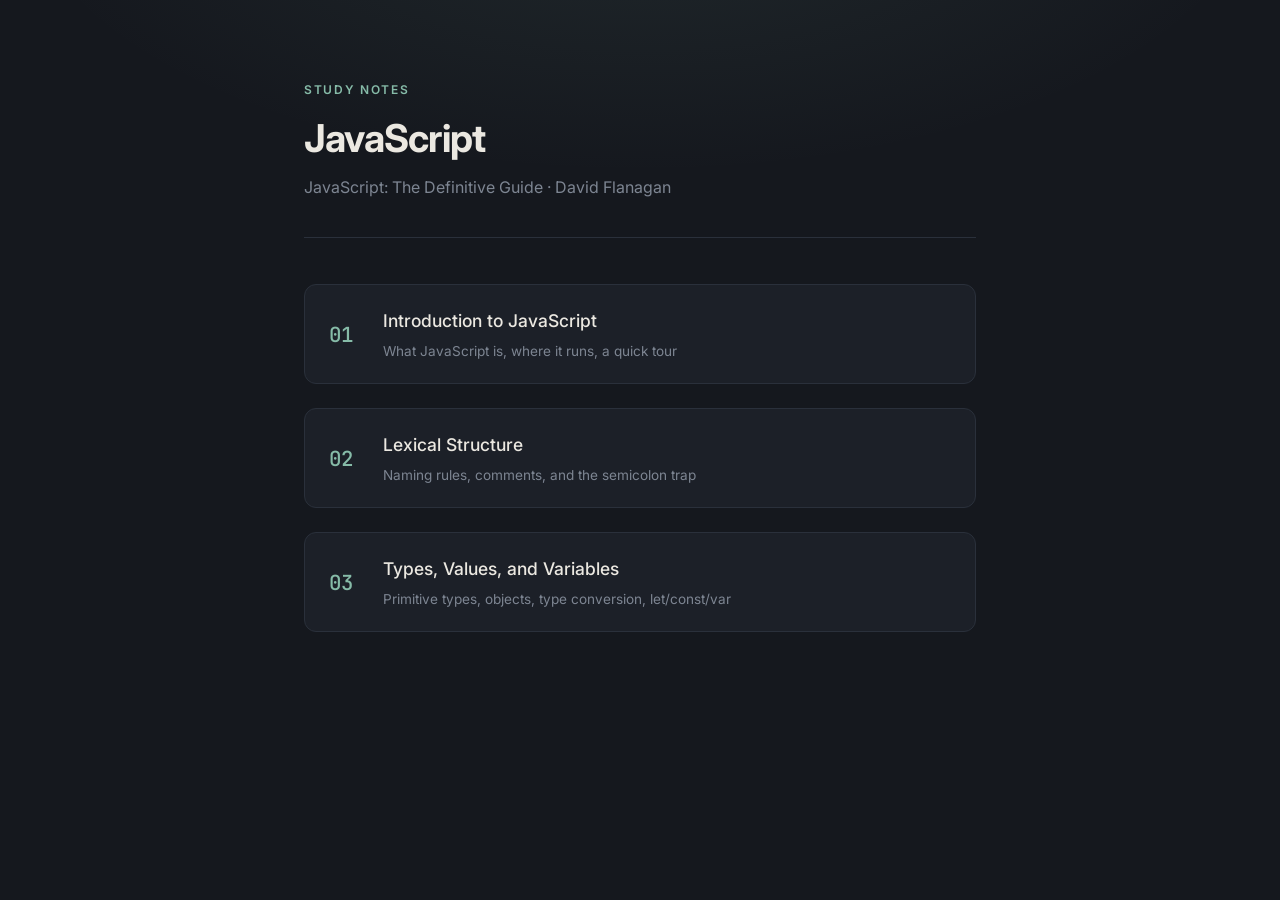
<file: index.html>
<!DOCTYPE html>
<html lang="en">
<head>
  <meta charset="UTF-8">
  <meta name="viewport" content="width=device-width, initial-scale=1.0">
  <title>JavaScript Notes</title>
  <link rel="stylesheet" href="style.css">
</head>
<body>
<main>

  <header>
    <span class="eyebrow">Study Notes</span>
    <h1>JavaScript</h1>
    <p class="subtitle">JavaScript: The Definitive Guide · David Flanagan</p>
  </header>

  <!-- Filled in by sidebar.js — add new chapters there -->
  <ul class="contents" id="chapter-list"></ul>

</main>
<script src="sidebar.js"></script>
</body>
</html>
</file>
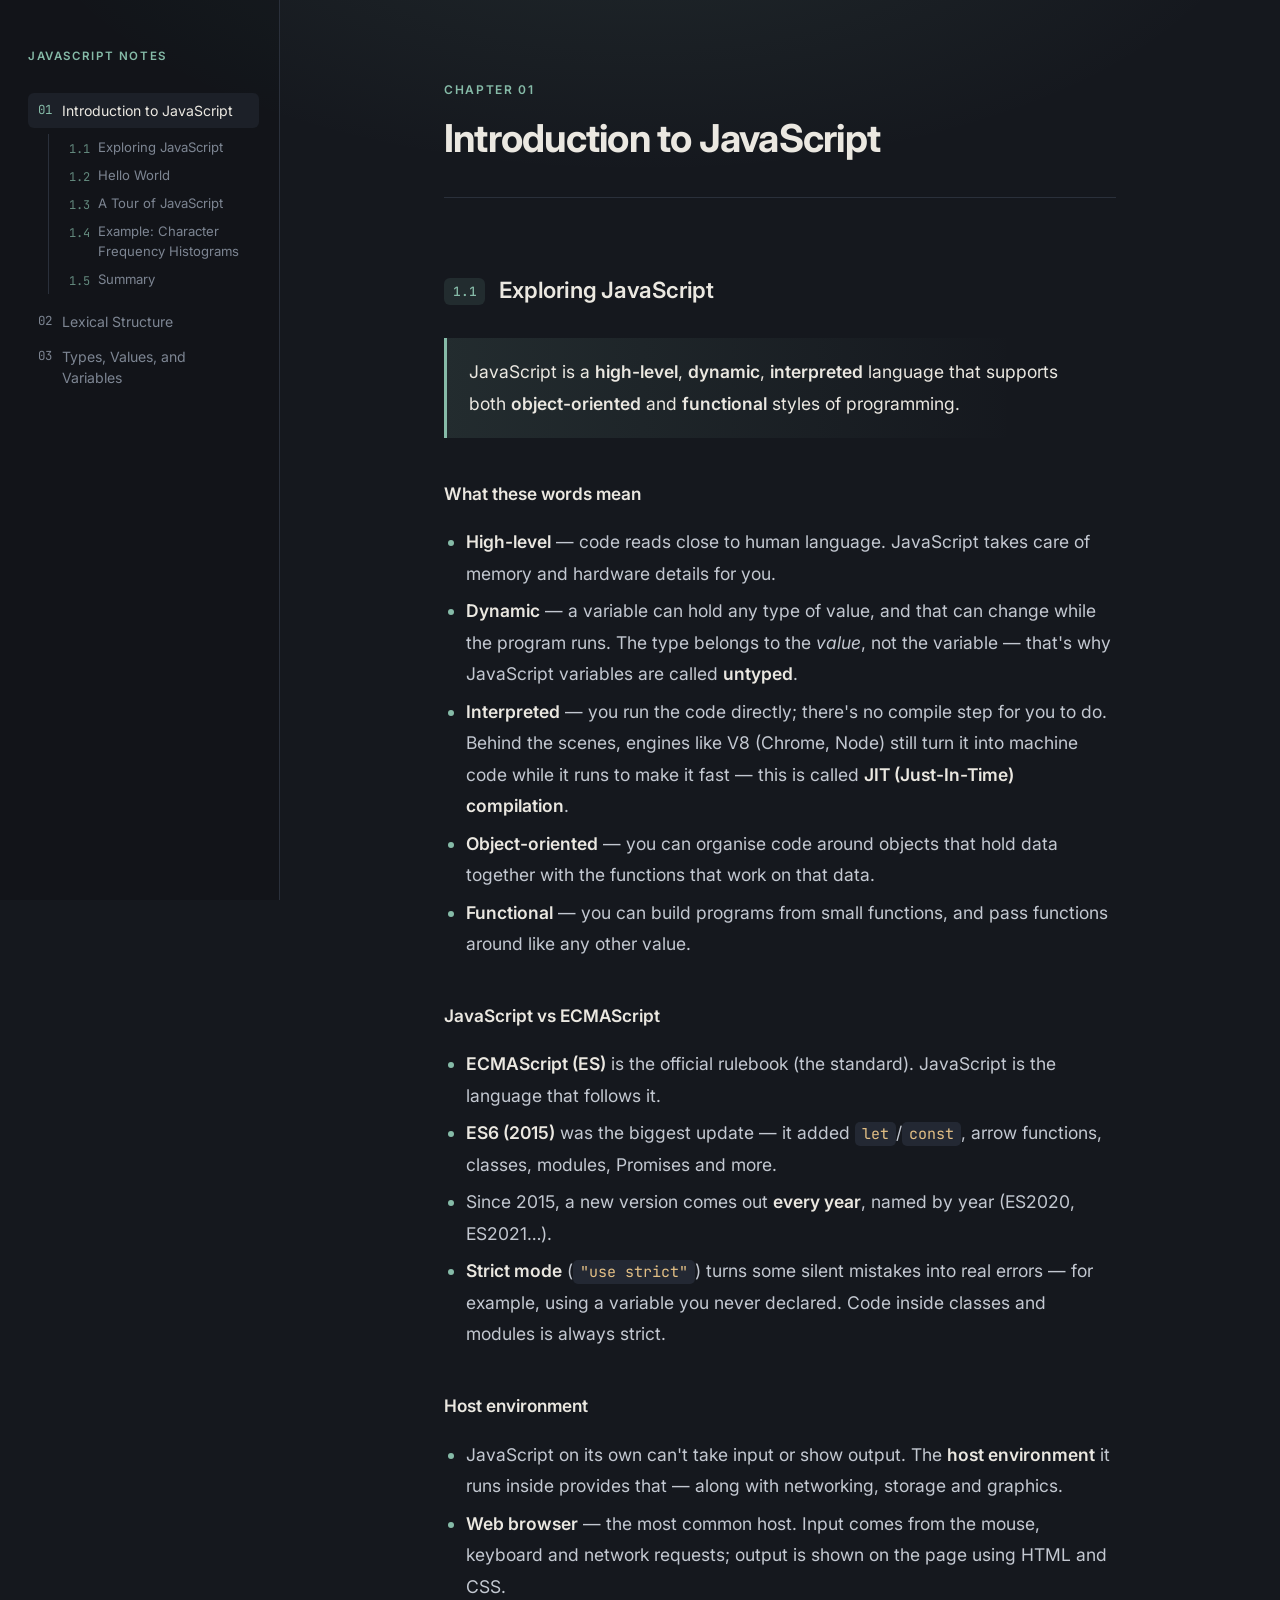
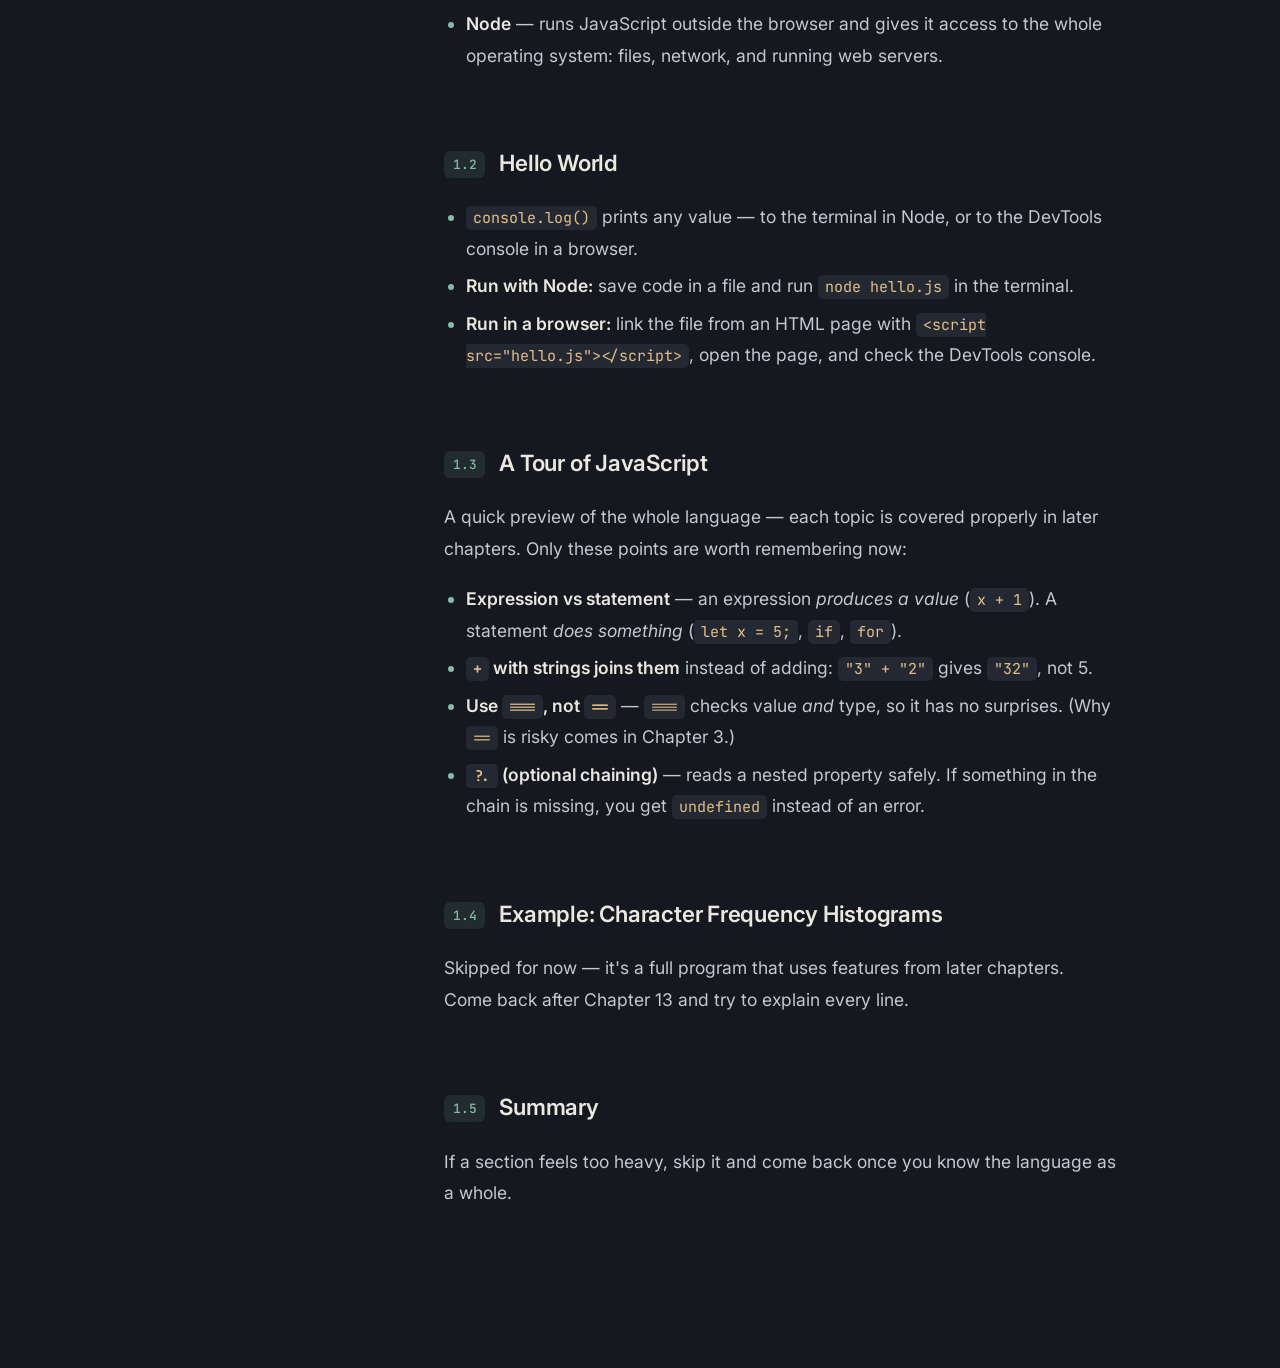
<file: chapters/01-introduction.html>
<!DOCTYPE html>
<html lang="en">
<head>
  <meta charset="UTF-8">
  <meta name="viewport" content="width=device-width, initial-scale=1.0">
  <title>Introduction to JavaScript</title>
  <link rel="stylesheet" href="../style.css">
</head>
<body>
<main>

  <a class="back" href="../index.html">← All notes</a>

  <header>
    <span class="eyebrow">Chapter 01</span>
    <h1>Introduction to JavaScript</h1>
  </header>

  <!--
    Code:
      <pre><code>console.log("Hello World!");</code></pre>
      <div class="output">Hello World!</div>

    Highlighted note:
      <div class="note"><p>...</p></div>
  -->

  <h2><span class="num">1.1</span> Exploring JavaScript</h2>

  <div class="note">
    <p>JavaScript is a <strong>high-level</strong>, <strong>dynamic</strong>, <strong>interpreted</strong> language that supports both <strong>object-oriented</strong> and <strong>functional</strong> styles of programming.</p>
  </div>

  <h3>What these words mean</h3>
  <ul>
    <li><strong>High-level</strong> — code reads close to human language. JavaScript takes care of memory and hardware details for you.</li>
    <li><strong>Dynamic</strong> — a variable can hold any type of value, and that can change while the program runs. The type belongs to the <em>value</em>, not the variable — that's why JavaScript variables are called <strong>untyped</strong>.</li>
    <li><strong>Interpreted</strong> — you run the code directly; there's no compile step for you to do. Behind the scenes, engines like V8 (Chrome, Node) still turn it into machine code while it runs to make it fast — this is called <strong>JIT (Just-In-Time) compilation</strong>.</li>
    <li><strong>Object-oriented</strong> — you can organise code around objects that hold data together with the functions that work on that data.</li>
    <li><strong>Functional</strong> — you can build programs from small functions, and pass functions around like any other value.</li>
  </ul>

  <h3>JavaScript vs ECMAScript</h3>
  <ul>
    <li><strong>ECMAScript (ES)</strong> is the official rulebook (the standard). JavaScript is the language that follows it.</li>
    <li><strong>ES6 (2015)</strong> was the biggest update — it added <code>let</code>/<code>const</code>, arrow functions, classes, modules, Promises and more.</li>
    <li>Since 2015, a new version comes out <strong>every year</strong>, named by year (ES2020, ES2021…).</li>
    <li><strong>Strict mode</strong> (<code>"use strict"</code>) turns some silent mistakes into real errors — for example, using a variable you never declared. Code inside classes and modules is always strict.</li>
  </ul>

  <h3>Host environment</h3>
  <ul>
    <li>JavaScript on its own can't take input or show output. The <strong>host environment</strong> it runs inside provides that — along with networking, storage and graphics.</li>
    <li><strong>Web browser</strong> — the most common host. Input comes from the mouse, keyboard and network requests; output is shown on the page using HTML and CSS.</li>
    <li><strong>Node</strong> — runs JavaScript outside the browser and gives it access to the whole operating system: files, network, and running web servers.</li>
  </ul>


  <h2><span class="num">1.2</span> Hello World</h2>

  <ul>
    <li><code>console.log()</code> prints any value — to the terminal in Node, or to the DevTools console in a browser.</li>
    <li><strong>Run with Node:</strong> save code in a file and run <code>node hello.js</code> in the terminal.</li>
    <li><strong>Run in a browser:</strong> link the file from an HTML page with <code>&lt;script src="hello.js"&gt;&lt;/script&gt;</code>, open the page, and check the DevTools console.</li>
  </ul>


  <h2><span class="num">1.3</span> A Tour of JavaScript</h2>

  <p>A quick preview of the whole language — each topic is covered properly in later chapters. Only these points are worth remembering now:</p>

  <ul>
    <li><strong>Expression vs statement</strong> — an expression <em>produces a value</em> (<code>x + 1</code>). A statement <em>does something</em> (<code>let x = 5;</code>, <code>if</code>, <code>for</code>).</li>
    <li><strong><code>+</code> with strings joins them</strong> instead of adding: <code>"3" + "2"</code> gives <code>"32"</code>, not 5.</li>
    <li><strong>Use <code>===</code>, not <code>==</code></strong> — <code>===</code> checks value <em>and</em> type, so it has no surprises. (Why <code>==</code> is risky comes in Chapter 3.)</li>
    <li><strong><code>?.</code> (optional chaining)</strong> — reads a nested property safely. If something in the chain is missing, you get <code>undefined</code> instead of an error.</li>
  </ul>


  <h2><span class="num">1.4</span> Example: Character Frequency Histograms</h2>

  <p>Skipped for now — it's a full program that uses features from later chapters. Come back after Chapter 13 and try to explain every line.</p>


  <h2><span class="num">1.5</span> Summary</h2>

  <p>If a section feels too heavy, skip it and come back once you know the language as a whole.</p>


</main>
<script src="../sidebar.js"></script>
</body>
</html>
</file>
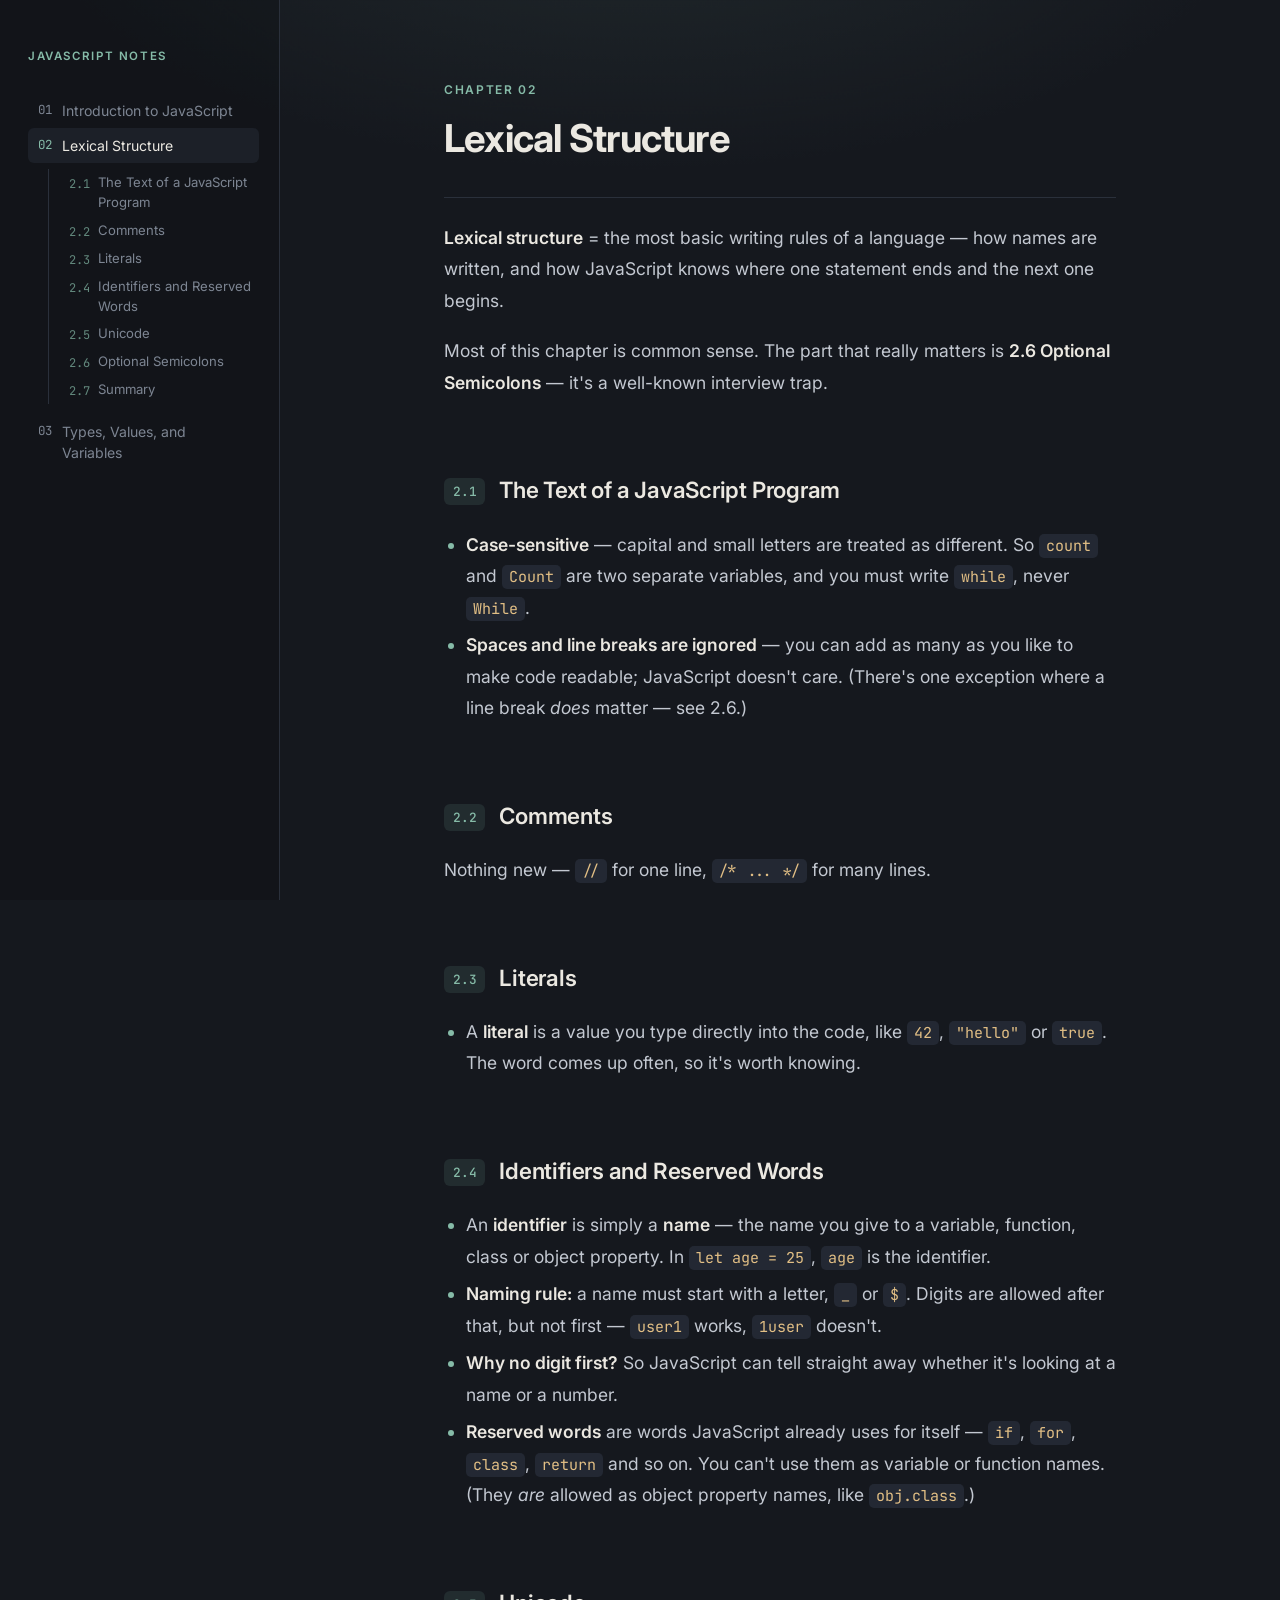
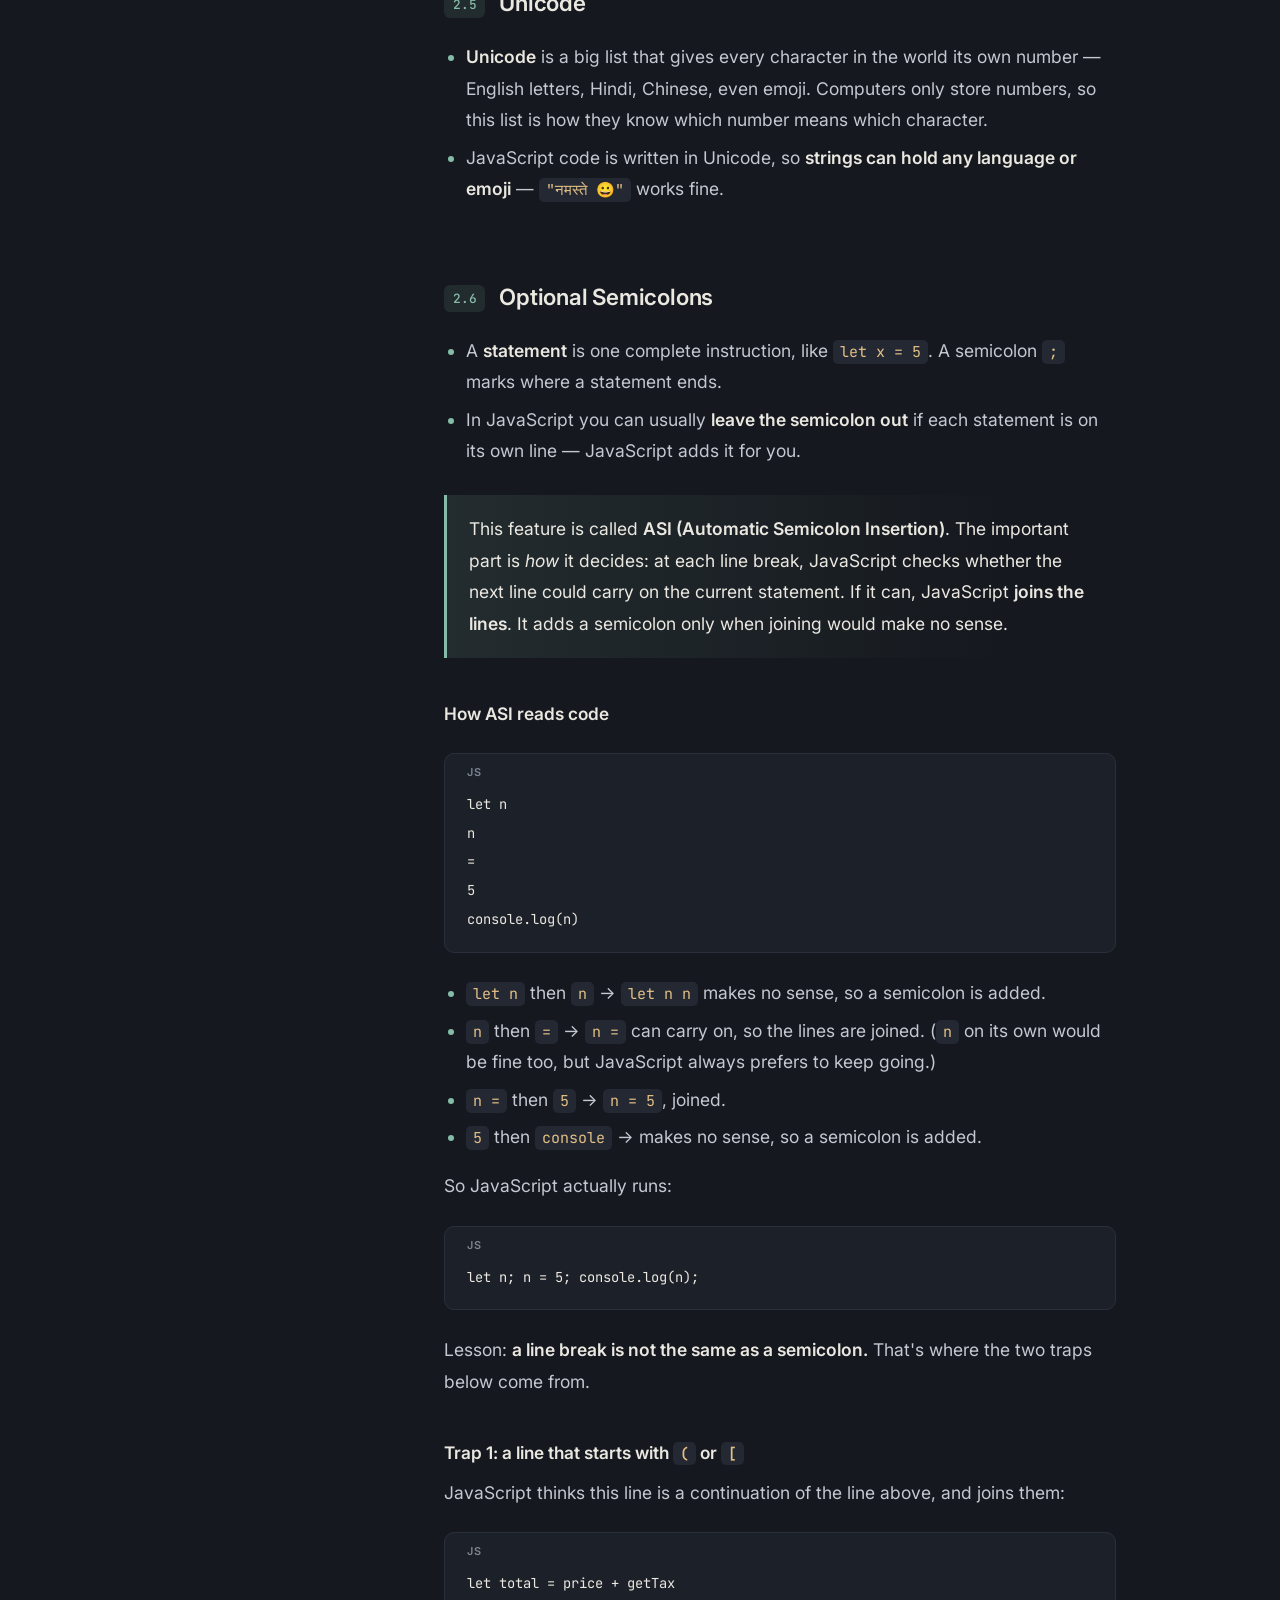
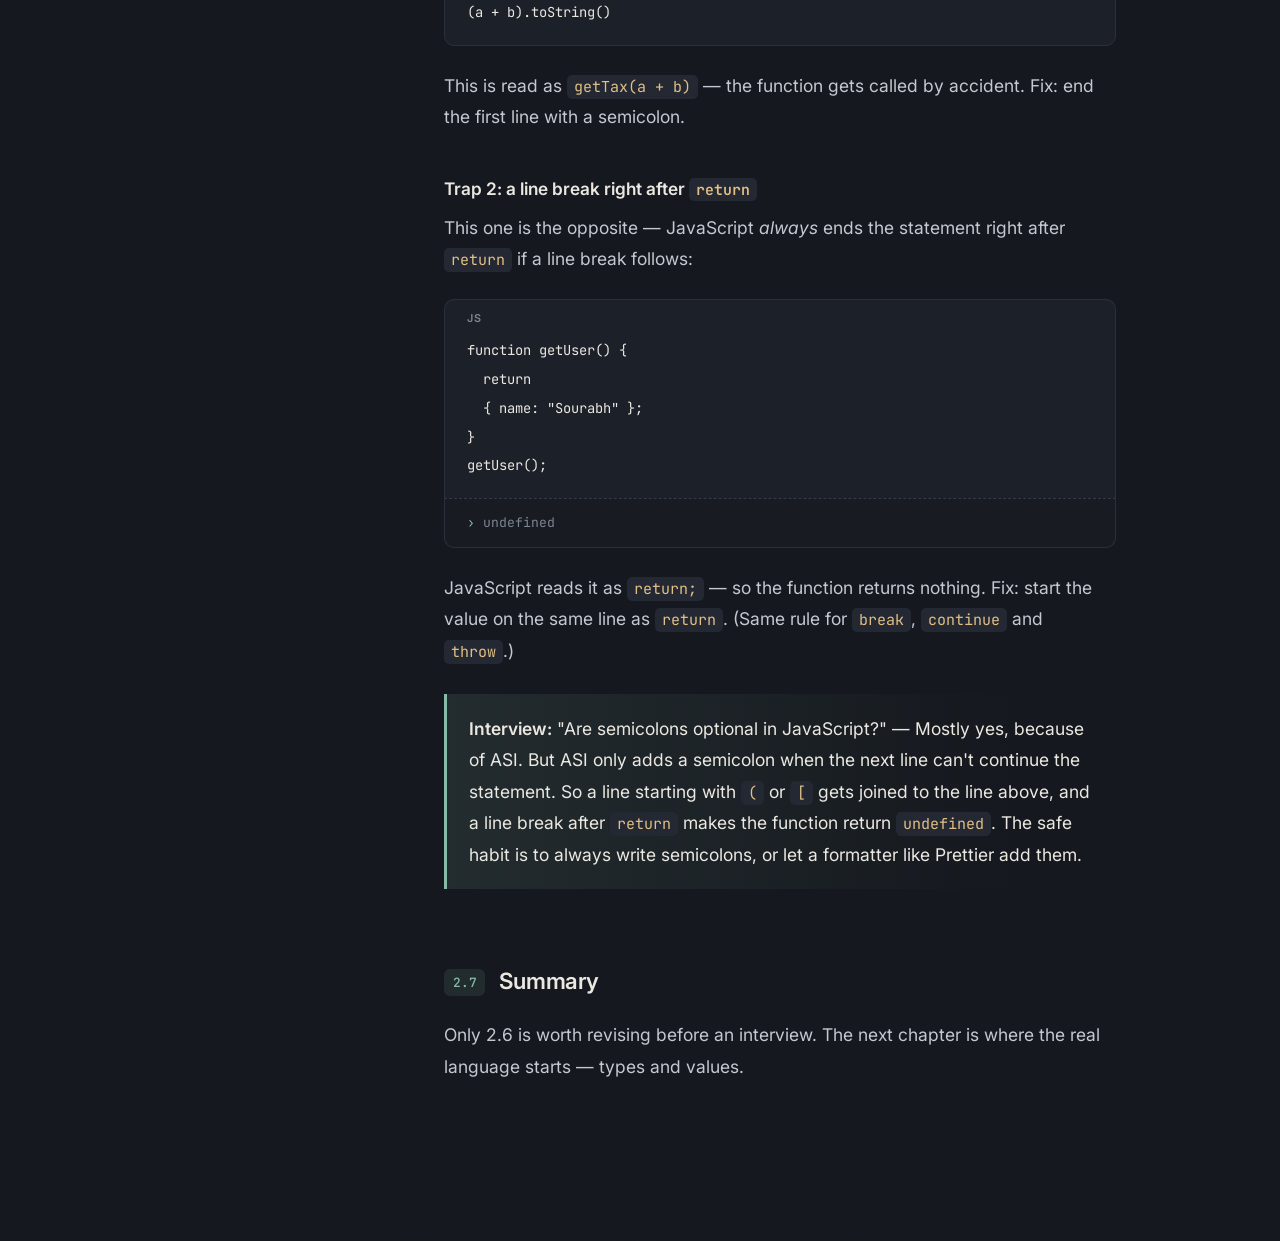
<file: chapters/02-lexical-structure.html>
<!DOCTYPE html>
<html lang="en">
<head>
  <meta charset="UTF-8">
  <meta name="viewport" content="width=device-width, initial-scale=1.0">
  <title>Lexical Structure</title>
  <link rel="stylesheet" href="../style.css">
</head>
<body>
<main>

  <a class="back" href="../index.html">← All notes</a>

  <header>
    <span class="eyebrow">Chapter 02</span>
    <h1>Lexical Structure</h1>
  </header>

  <p><strong>Lexical structure</strong> = the most basic writing rules of a language — how names are written, and how JavaScript knows where one statement ends and the next one begins.</p>
  <p>Most of this chapter is common sense. The part that really matters is <strong>2.6 Optional Semicolons</strong> — it's a well-known interview trap.</p>


  <h2><span class="num">2.1</span> The Text of a JavaScript Program</h2>

  <ul>
    <li><strong>Case-sensitive</strong> — capital and small letters are treated as different. So <code>count</code> and <code>Count</code> are two separate variables, and you must write <code>while</code>, never <code>While</code>.</li>
    <li><strong>Spaces and line breaks are ignored</strong> — you can add as many as you like to make code readable; JavaScript doesn't care. (There's one exception where a line break <em>does</em> matter — see 2.6.)</li>
  </ul>


  <h2><span class="num">2.2</span> Comments</h2>

  <p>Nothing new — <code>//</code> for one line, <code>/* ... */</code> for many lines.</p>


  <h2><span class="num">2.3</span> Literals</h2>

  <ul>
    <li>A <strong>literal</strong> is a value you type directly into the code, like <code>42</code>, <code>"hello"</code> or <code>true</code>. The word comes up often, so it's worth knowing.</li>
  </ul>


  <h2><span class="num">2.4</span> Identifiers and Reserved Words</h2>

  <ul>
    <li>An <strong>identifier</strong> is simply a <strong>name</strong> — the name you give to a variable, function, class or object property. In <code>let age = 25</code>, <code>age</code> is the identifier.</li>
    <li><strong>Naming rule:</strong> a name must start with a letter, <code>_</code> or <code>$</code>. Digits are allowed after that, but not first — <code>user1</code> works, <code>1user</code> doesn't.</li>
    <li><strong>Why no digit first?</strong> So JavaScript can tell straight away whether it's looking at a name or a number.</li>
    <li><strong>Reserved words</strong> are words JavaScript already uses for itself — <code>if</code>, <code>for</code>, <code>class</code>, <code>return</code> and so on. You can't use them as variable or function names. (They <em>are</em> allowed as object property names, like <code>obj.class</code>.)</li>
  </ul>


  <h2><span class="num">2.5</span> Unicode</h2>

  <ul>
    <li><strong>Unicode</strong> is a big list that gives every character in the world its own number — English letters, Hindi, Chinese, even emoji. Computers only store numbers, so this list is how they know which number means which character.</li>
    <li>JavaScript code is written in Unicode, so <strong>strings can hold any language or emoji</strong> — <code>"नमस्ते 😀"</code> works fine.</li>
  </ul>


  <h2><span class="num">2.6</span> Optional Semicolons</h2>

  <ul>
    <li>A <strong>statement</strong> is one complete instruction, like <code>let x = 5</code>. A semicolon <code>;</code> marks where a statement ends.</li>
    <li>In JavaScript you can usually <strong>leave the semicolon out</strong> if each statement is on its own line — JavaScript adds it for you.</li>
  </ul>

  <div class="note">
    <p>This feature is called <strong>ASI (Automatic Semicolon Insertion)</strong>. The important part is <em>how</em> it decides: at each line break, JavaScript checks whether the next line could carry on the current statement. If it can, JavaScript <strong>joins the lines</strong>. It adds a semicolon only when joining would make no sense.</p>
  </div>

  <h3>How ASI reads code</h3>

  <pre><code>let n
n
=
5
console.log(n)</code></pre>

  <ul>
    <li><code>let n</code> then <code>n</code> → <code>let n n</code> makes no sense, so a semicolon is added.</li>
    <li><code>n</code> then <code>=</code> → <code>n =</code> can carry on, so the lines are joined. (<code>n</code> on its own would be fine too, but JavaScript always prefers to keep going.)</li>
    <li><code>n =</code> then <code>5</code> → <code>n = 5</code>, joined.</li>
    <li><code>5</code> then <code>console</code> → makes no sense, so a semicolon is added.</li>
  </ul>

  <p>So JavaScript actually runs:</p>
  <pre><code>let n; n = 5; console.log(n);</code></pre>

  <p>Lesson: <strong>a line break is not the same as a semicolon.</strong> That's where the two traps below come from.</p>

  <h3>Trap 1: a line that starts with <code>(</code> or <code>[</code></h3>
  <p>JavaScript thinks this line is a continuation of the line above, and joins them:</p>

  <pre><code>let total = price + getTax
(a + b).toString()</code></pre>

  <p>This is read as <code>getTax(a + b)</code> — the function gets called by accident. Fix: end the first line with a semicolon.</p>

  <h3>Trap 2: a line break right after <code>return</code></h3>
  <p>This one is the opposite — JavaScript <em>always</em> ends the statement right after <code>return</code> if a line break follows:</p>

  <pre><code>function getUser() {
  return
  { name: "Sourabh" };
}
getUser();</code></pre>
  <div class="output">undefined</div>

  <p>JavaScript reads it as <code>return;</code> — so the function returns nothing. Fix: start the value on the same line as <code>return</code>. (Same rule for <code>break</code>, <code>continue</code> and <code>throw</code>.)</p>

  <div class="note">
    <p><strong>Interview:</strong> "Are semicolons optional in JavaScript?" — Mostly yes, because of ASI. But ASI only adds a semicolon when the next line can't continue the statement. So a line starting with <code>(</code> or <code>[</code> gets joined to the line above, and a line break after <code>return</code> makes the function return <code>undefined</code>. The safe habit is to always write semicolons, or let a formatter like Prettier add them.</p>
  </div>


  <h2><span class="num">2.7</span> Summary</h2>

  <p>Only 2.6 is worth revising before an interview. The next chapter is where the real language starts — types and values.</p>


</main>
<script src="../sidebar.js"></script>
</body>
</html>
</file>
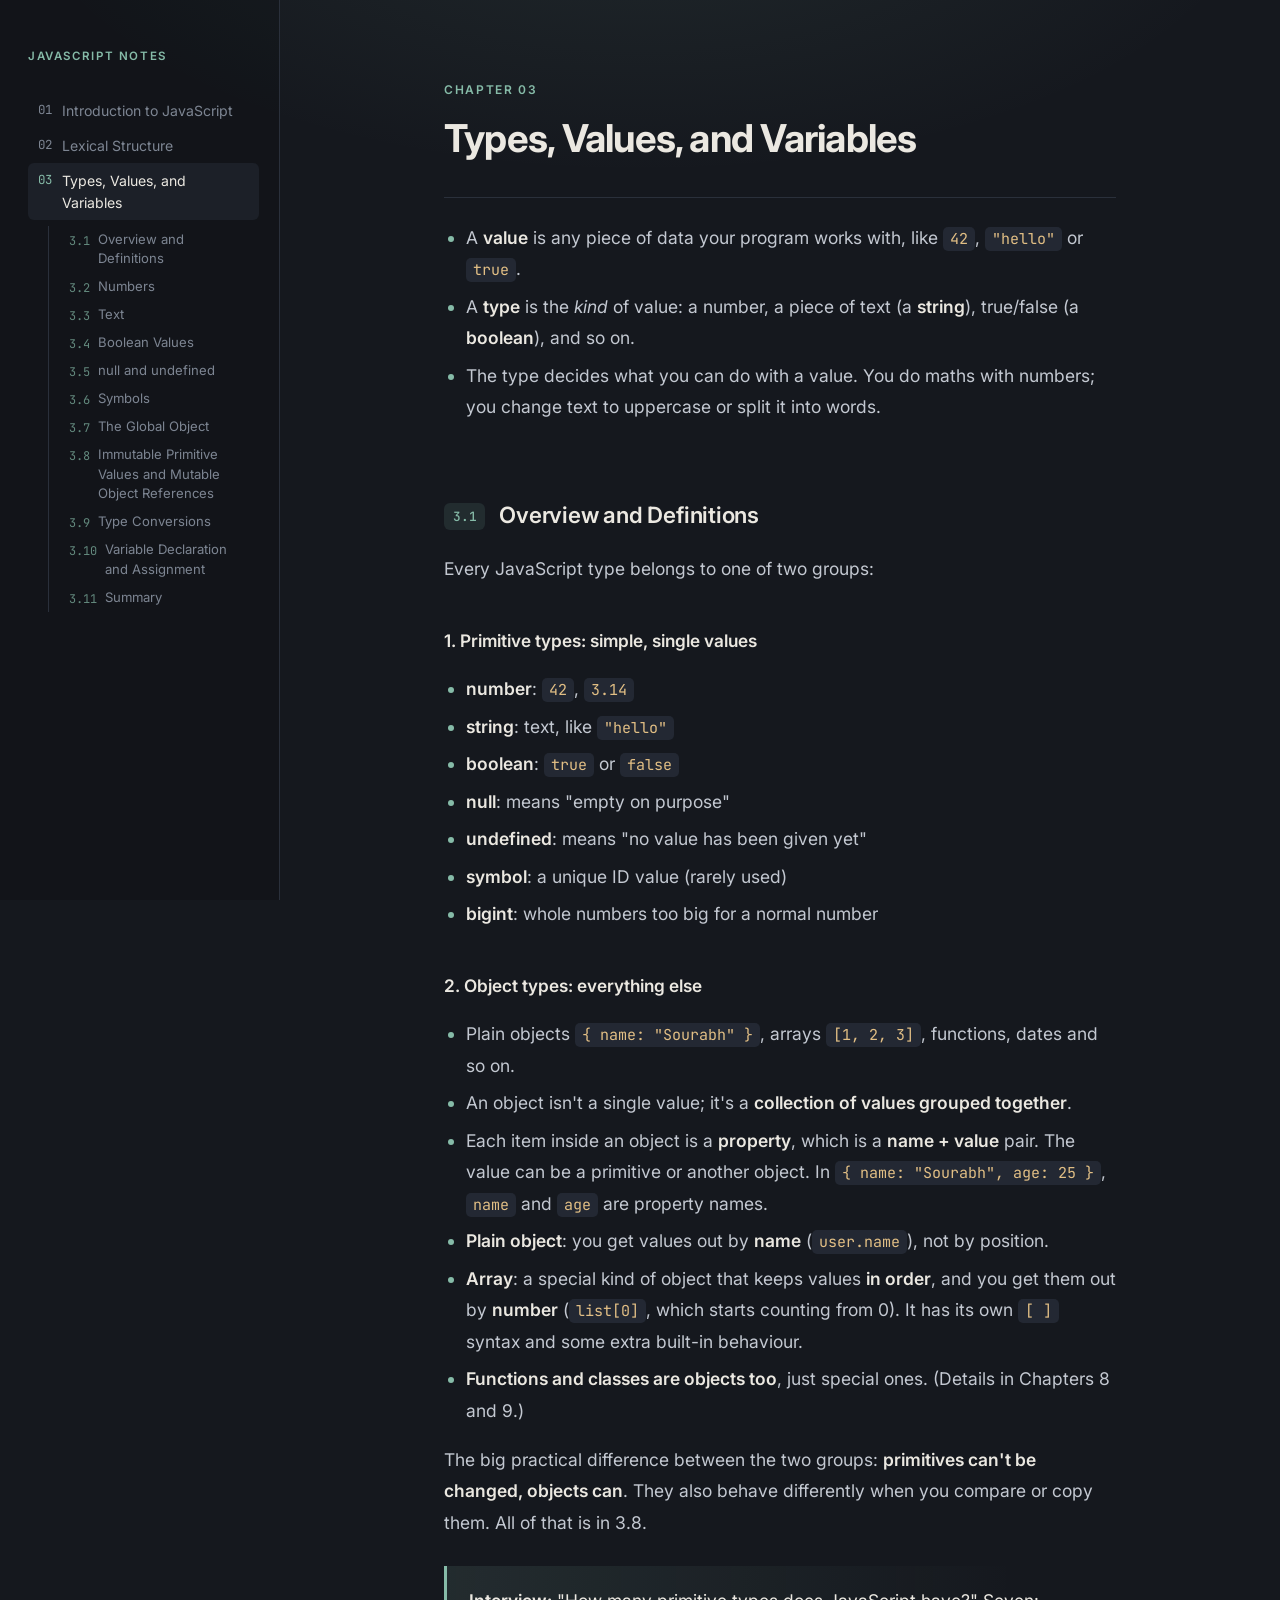
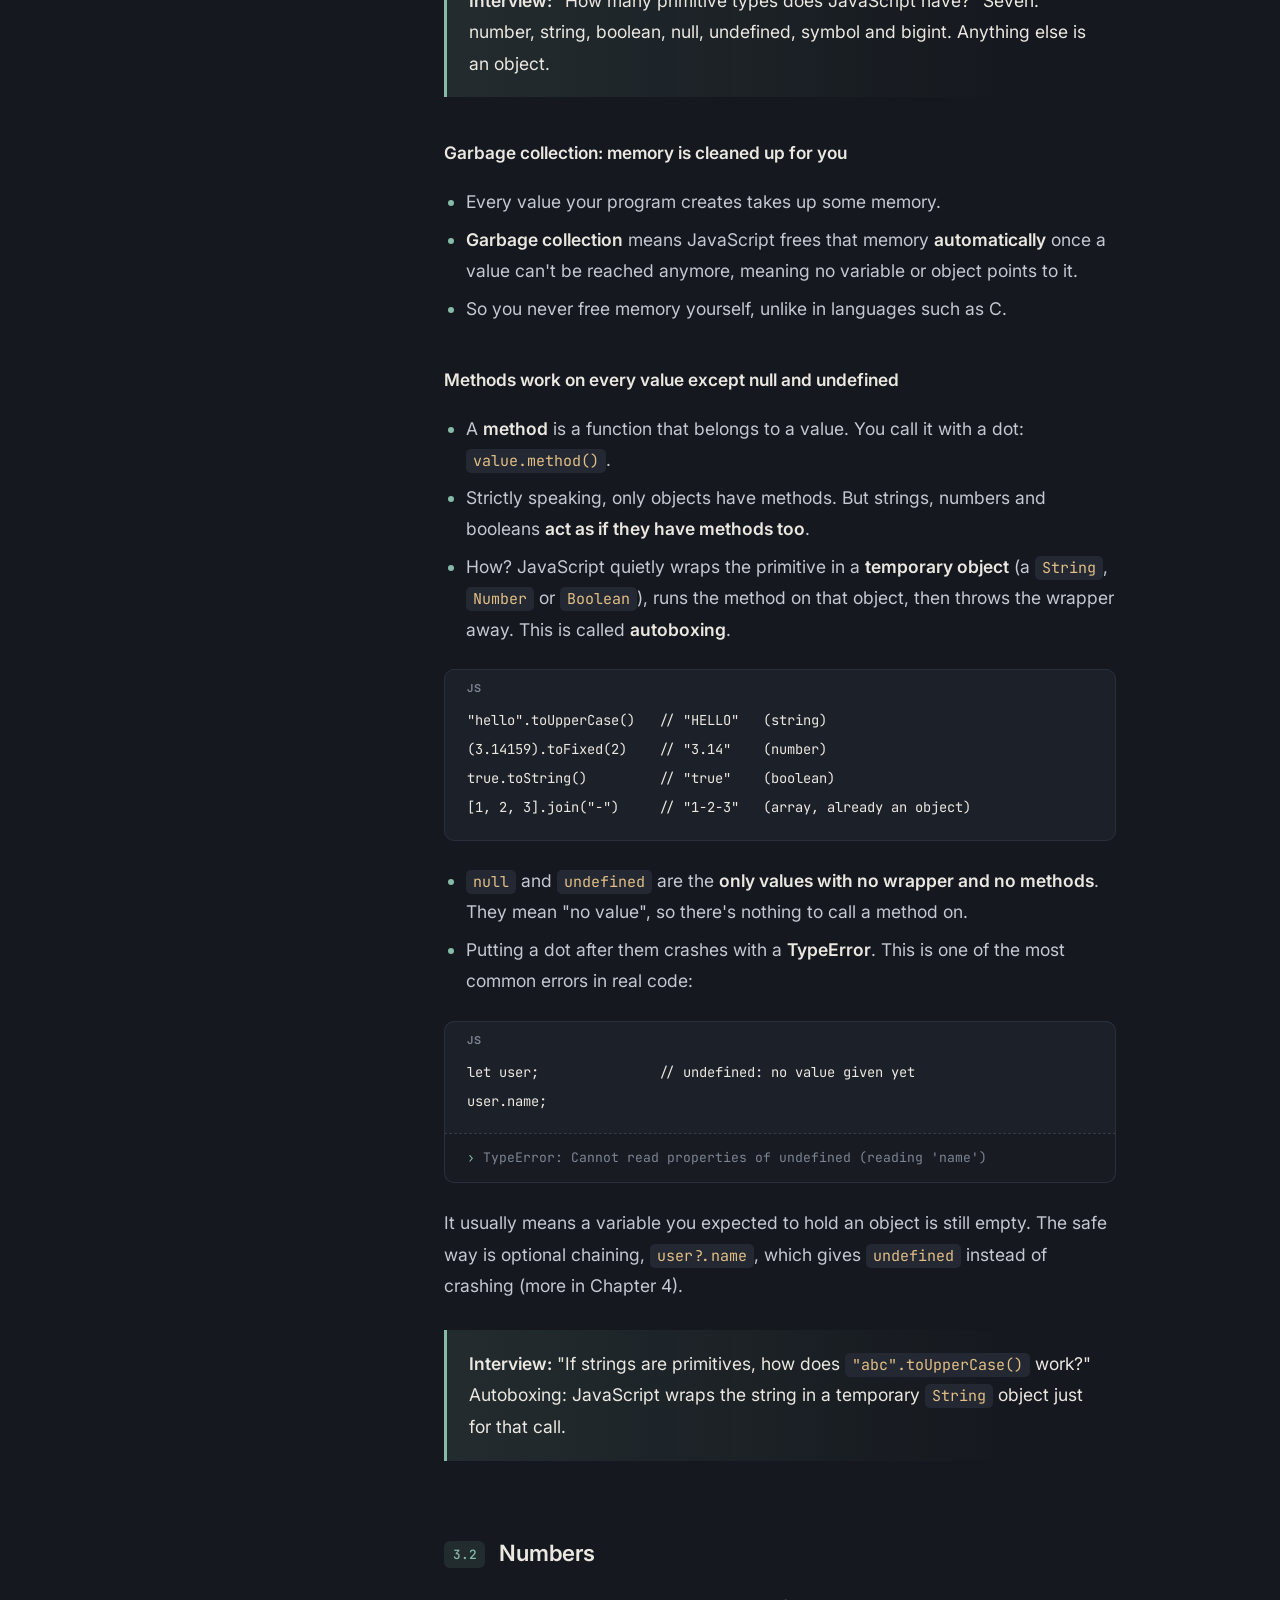
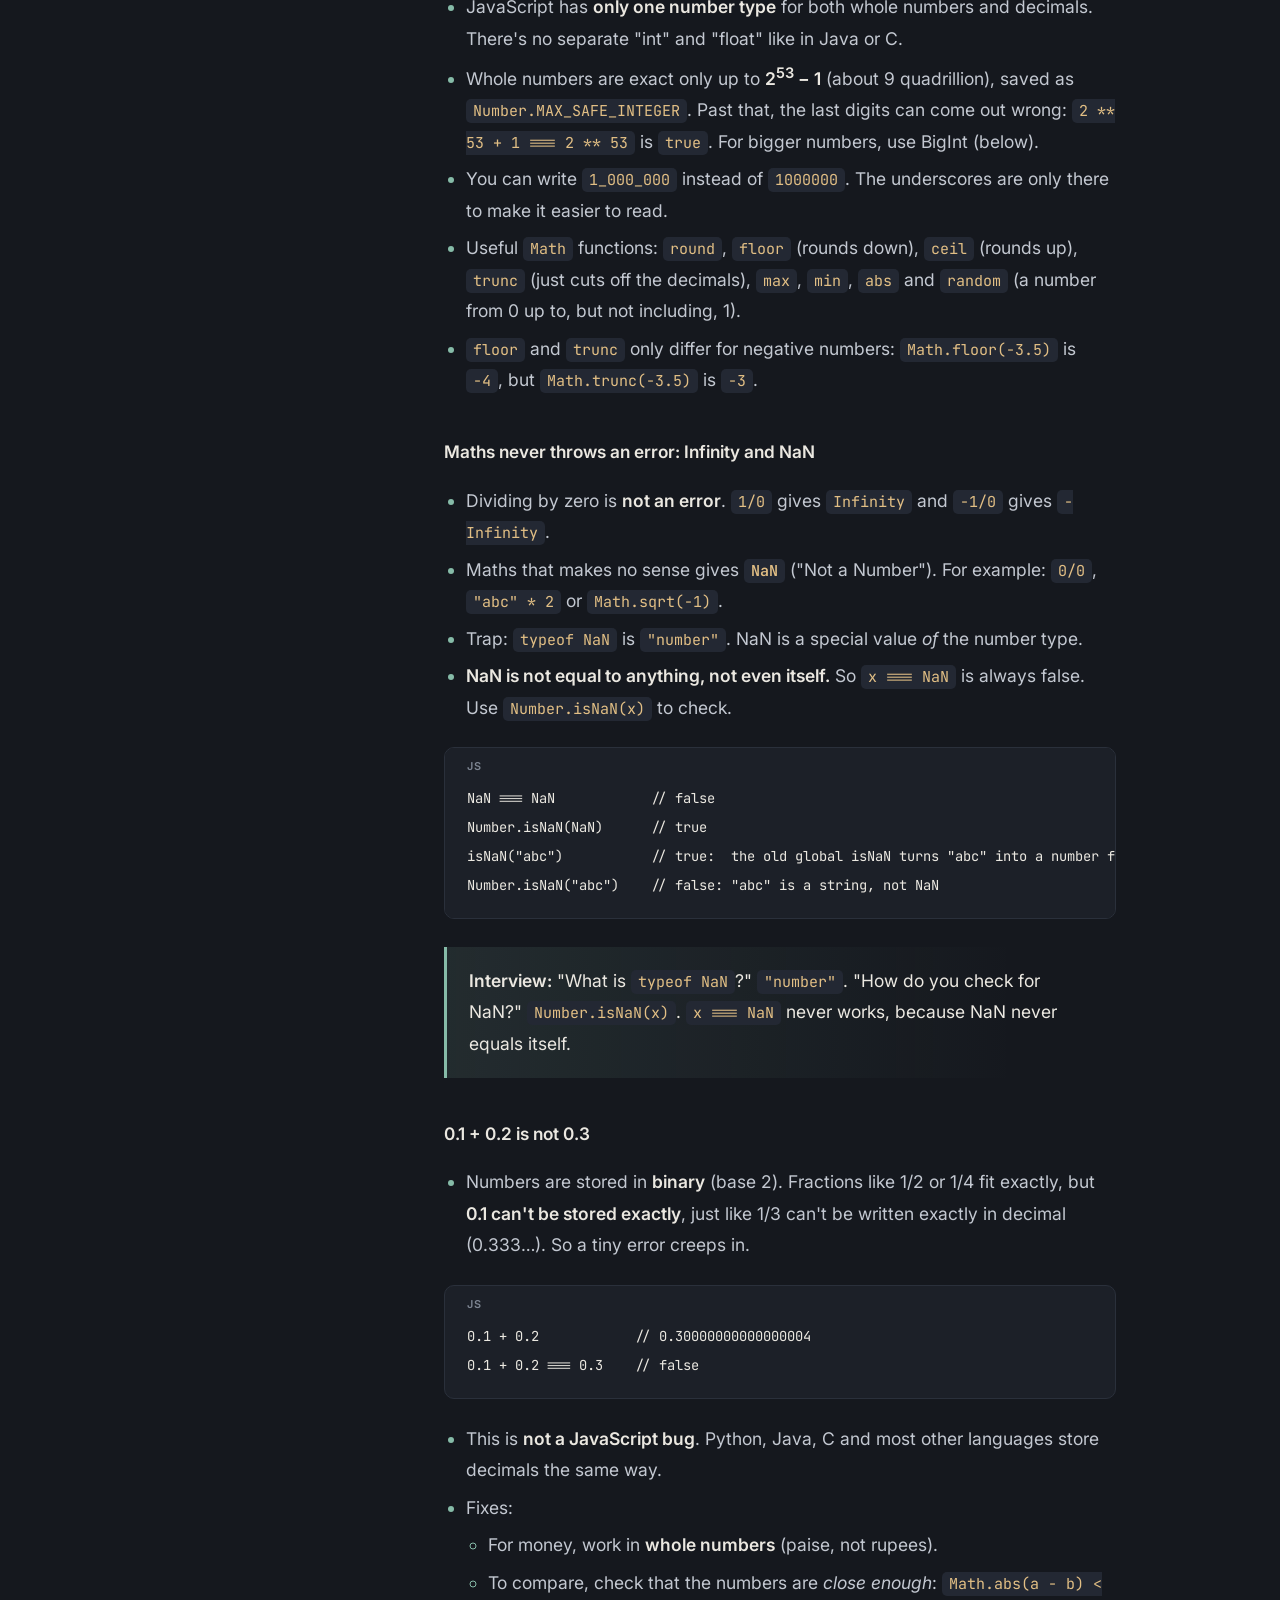
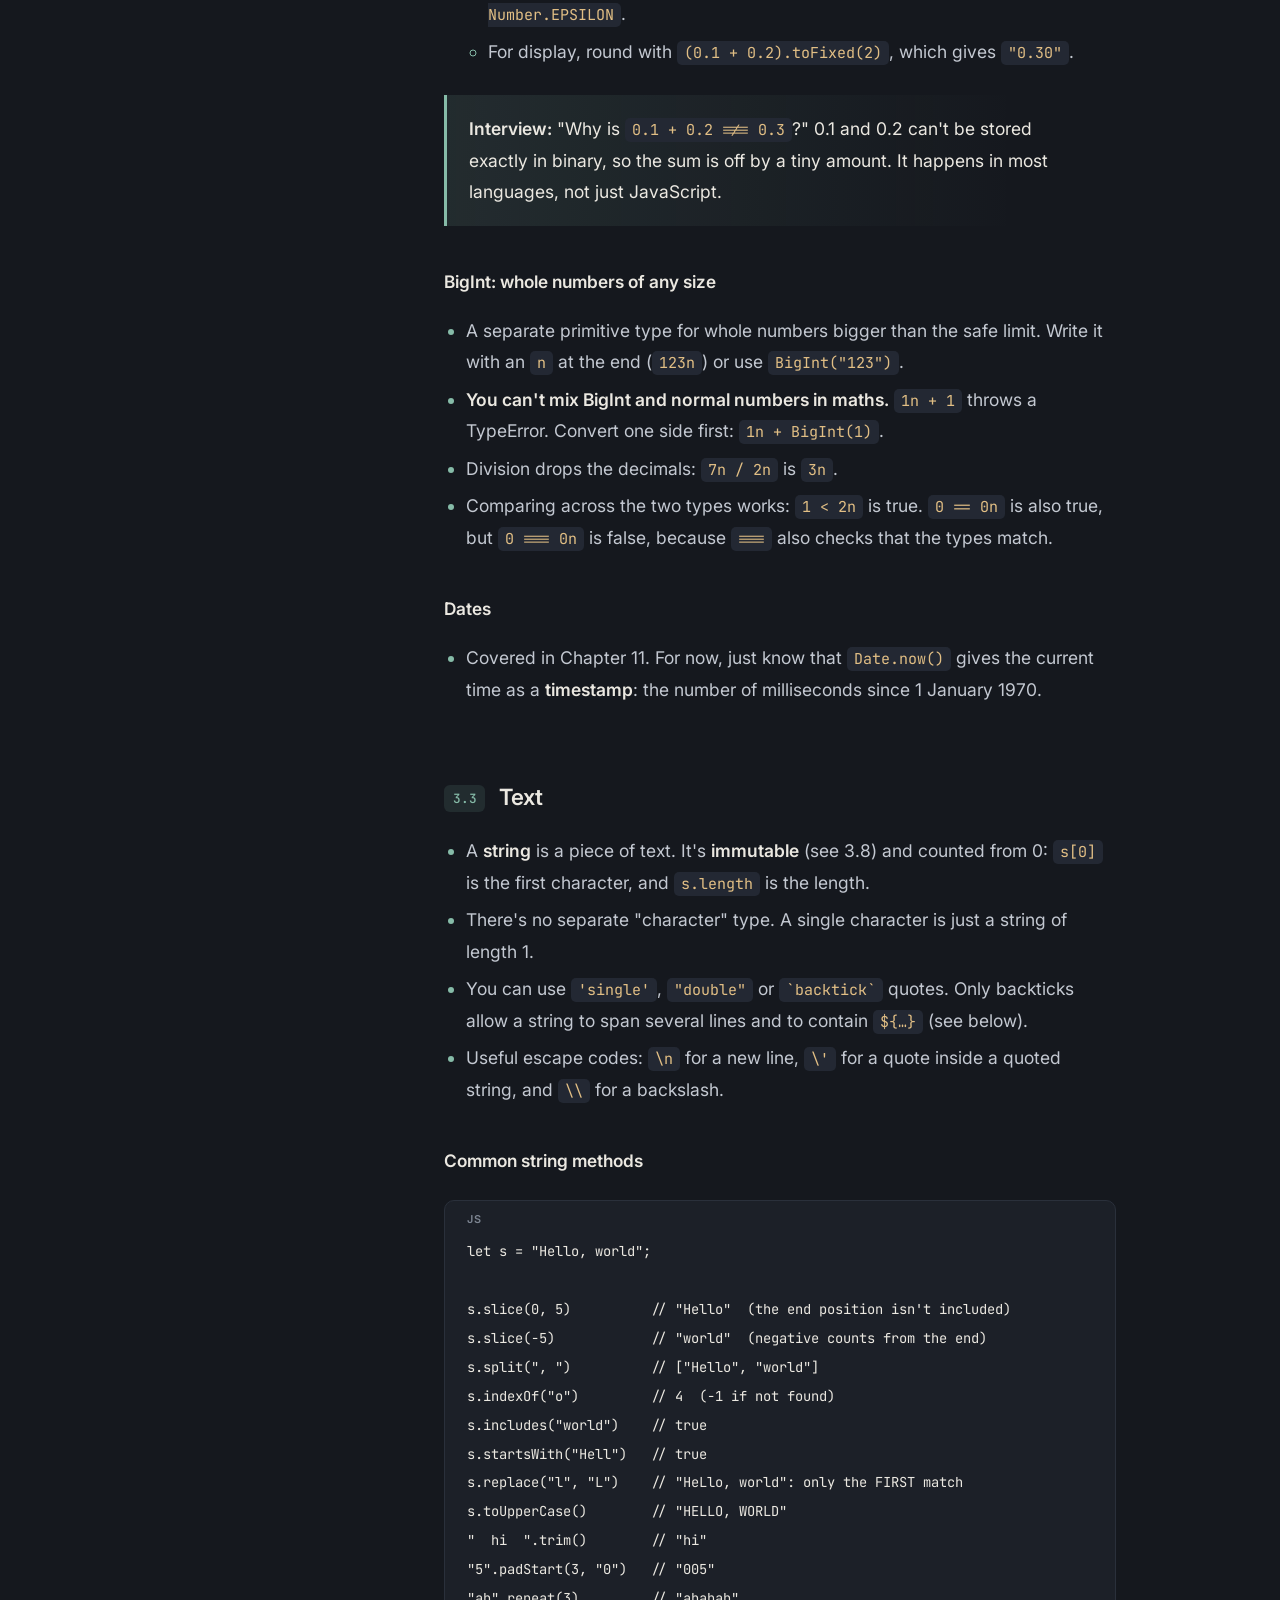
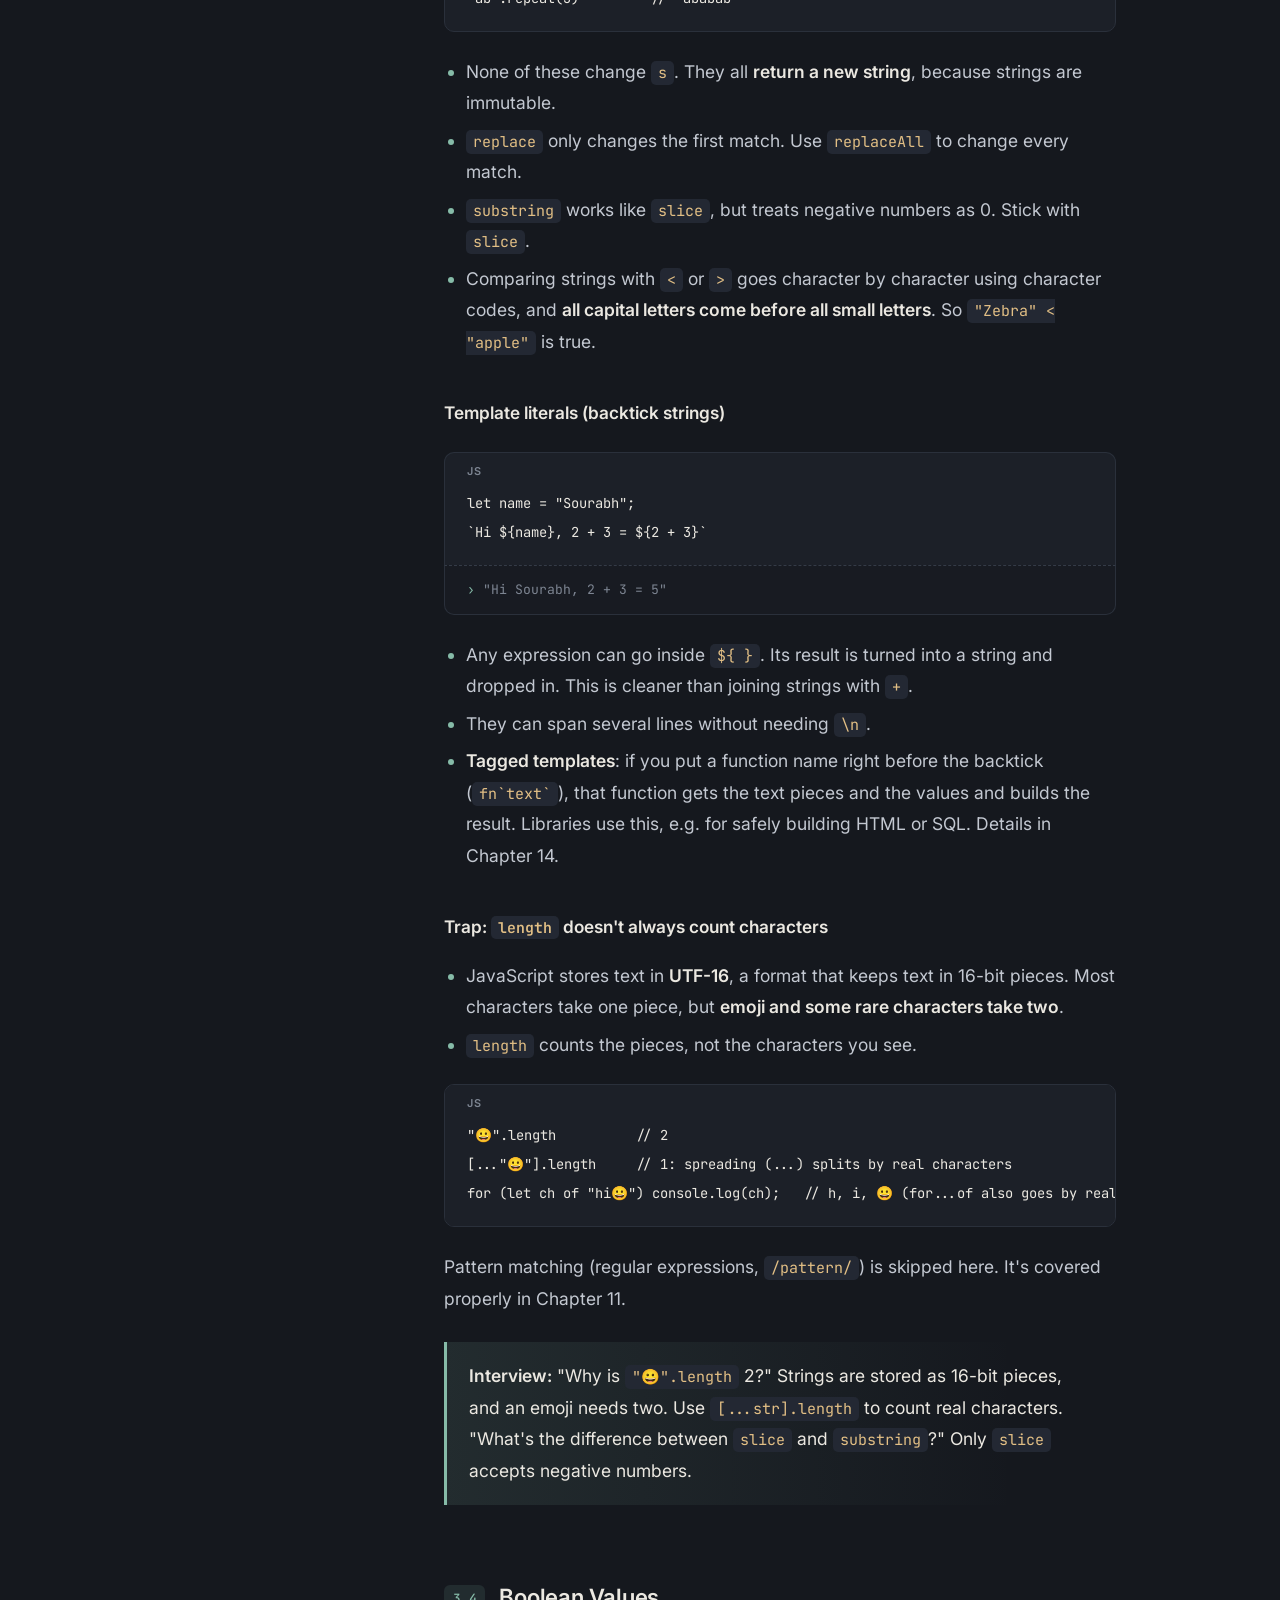
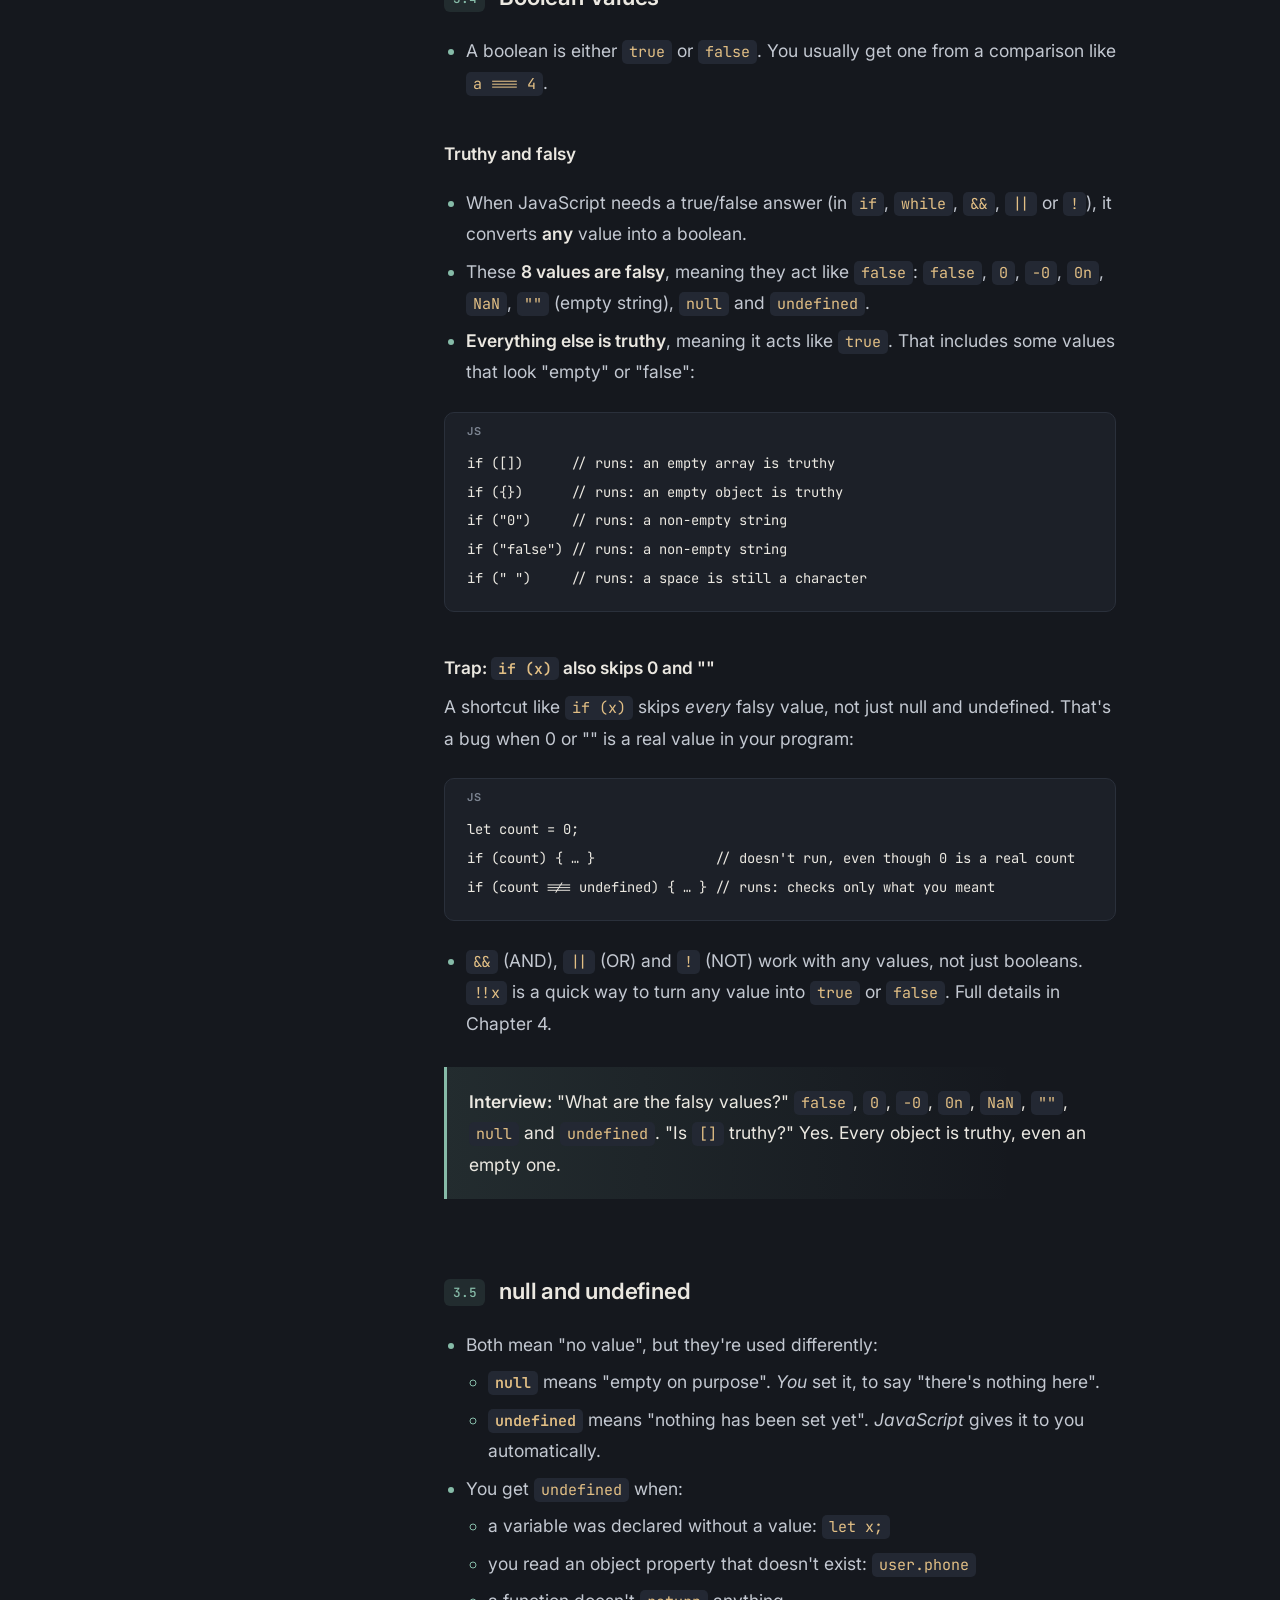
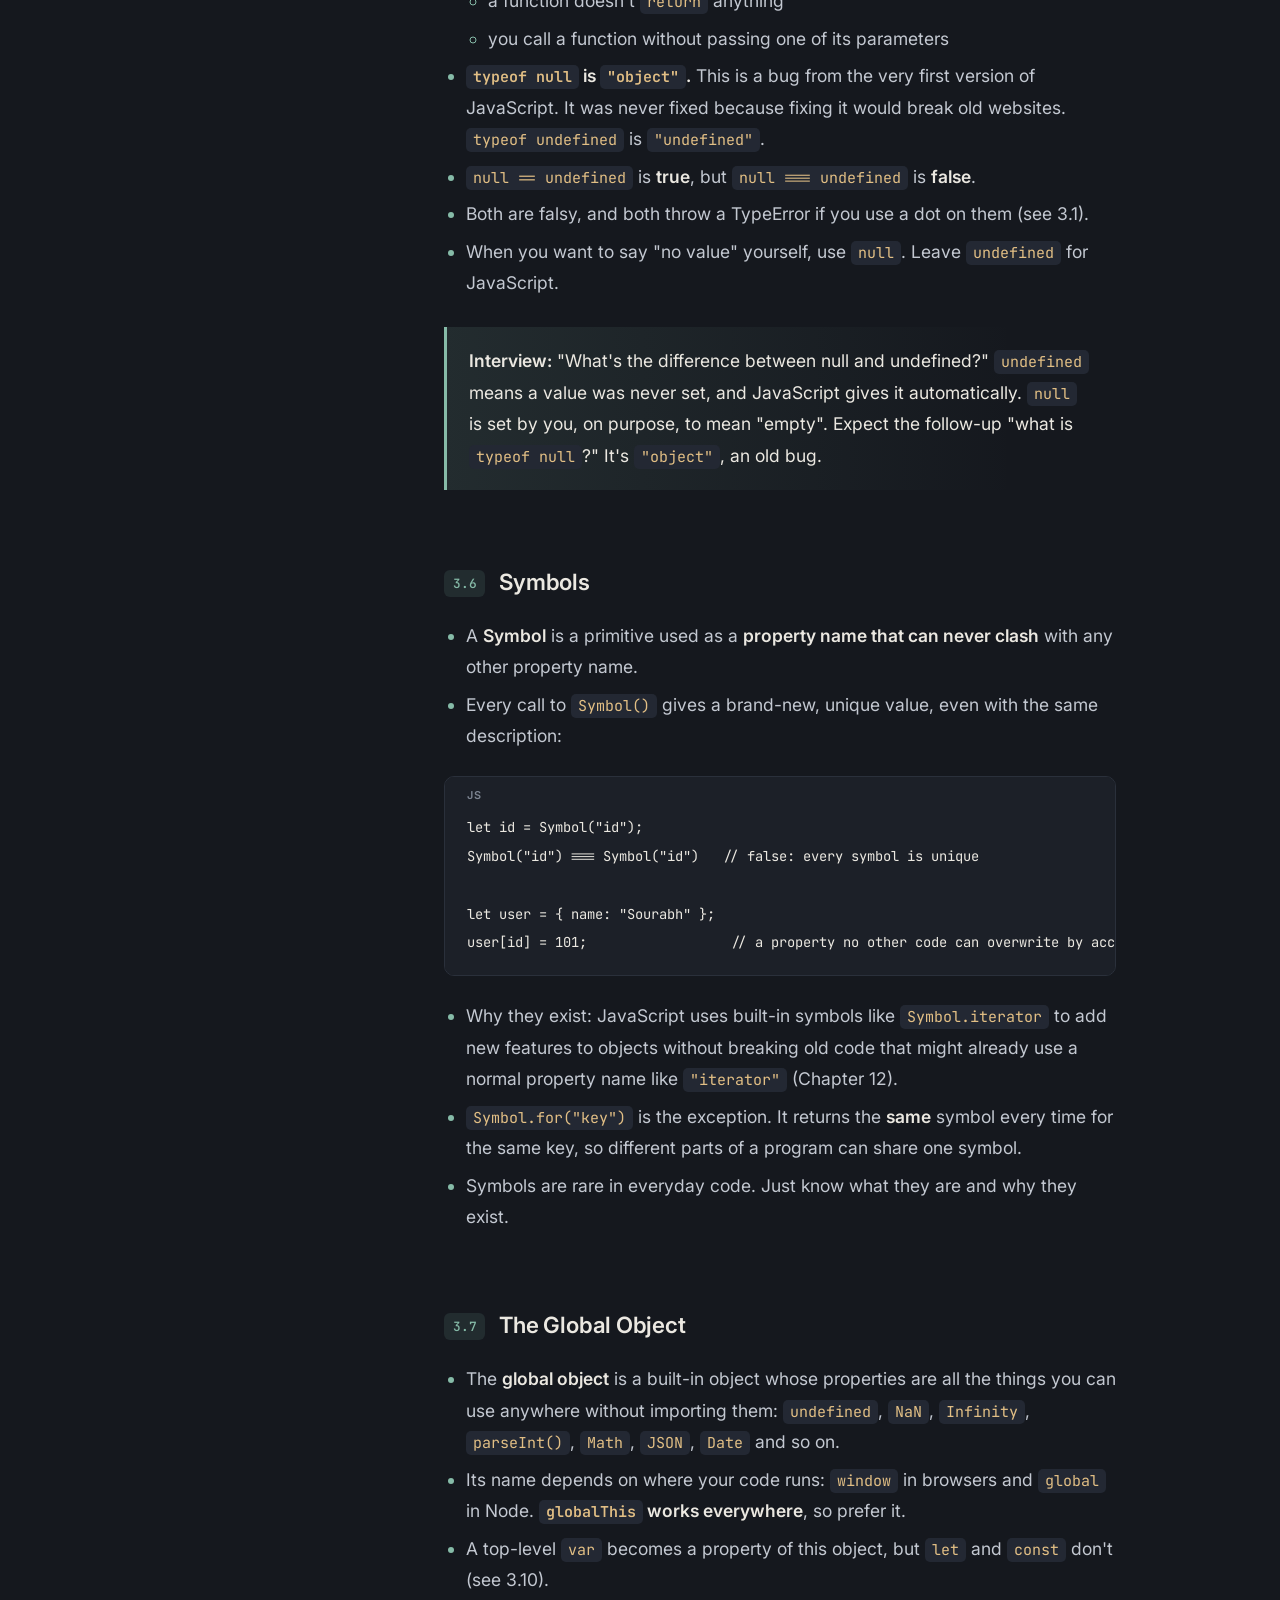
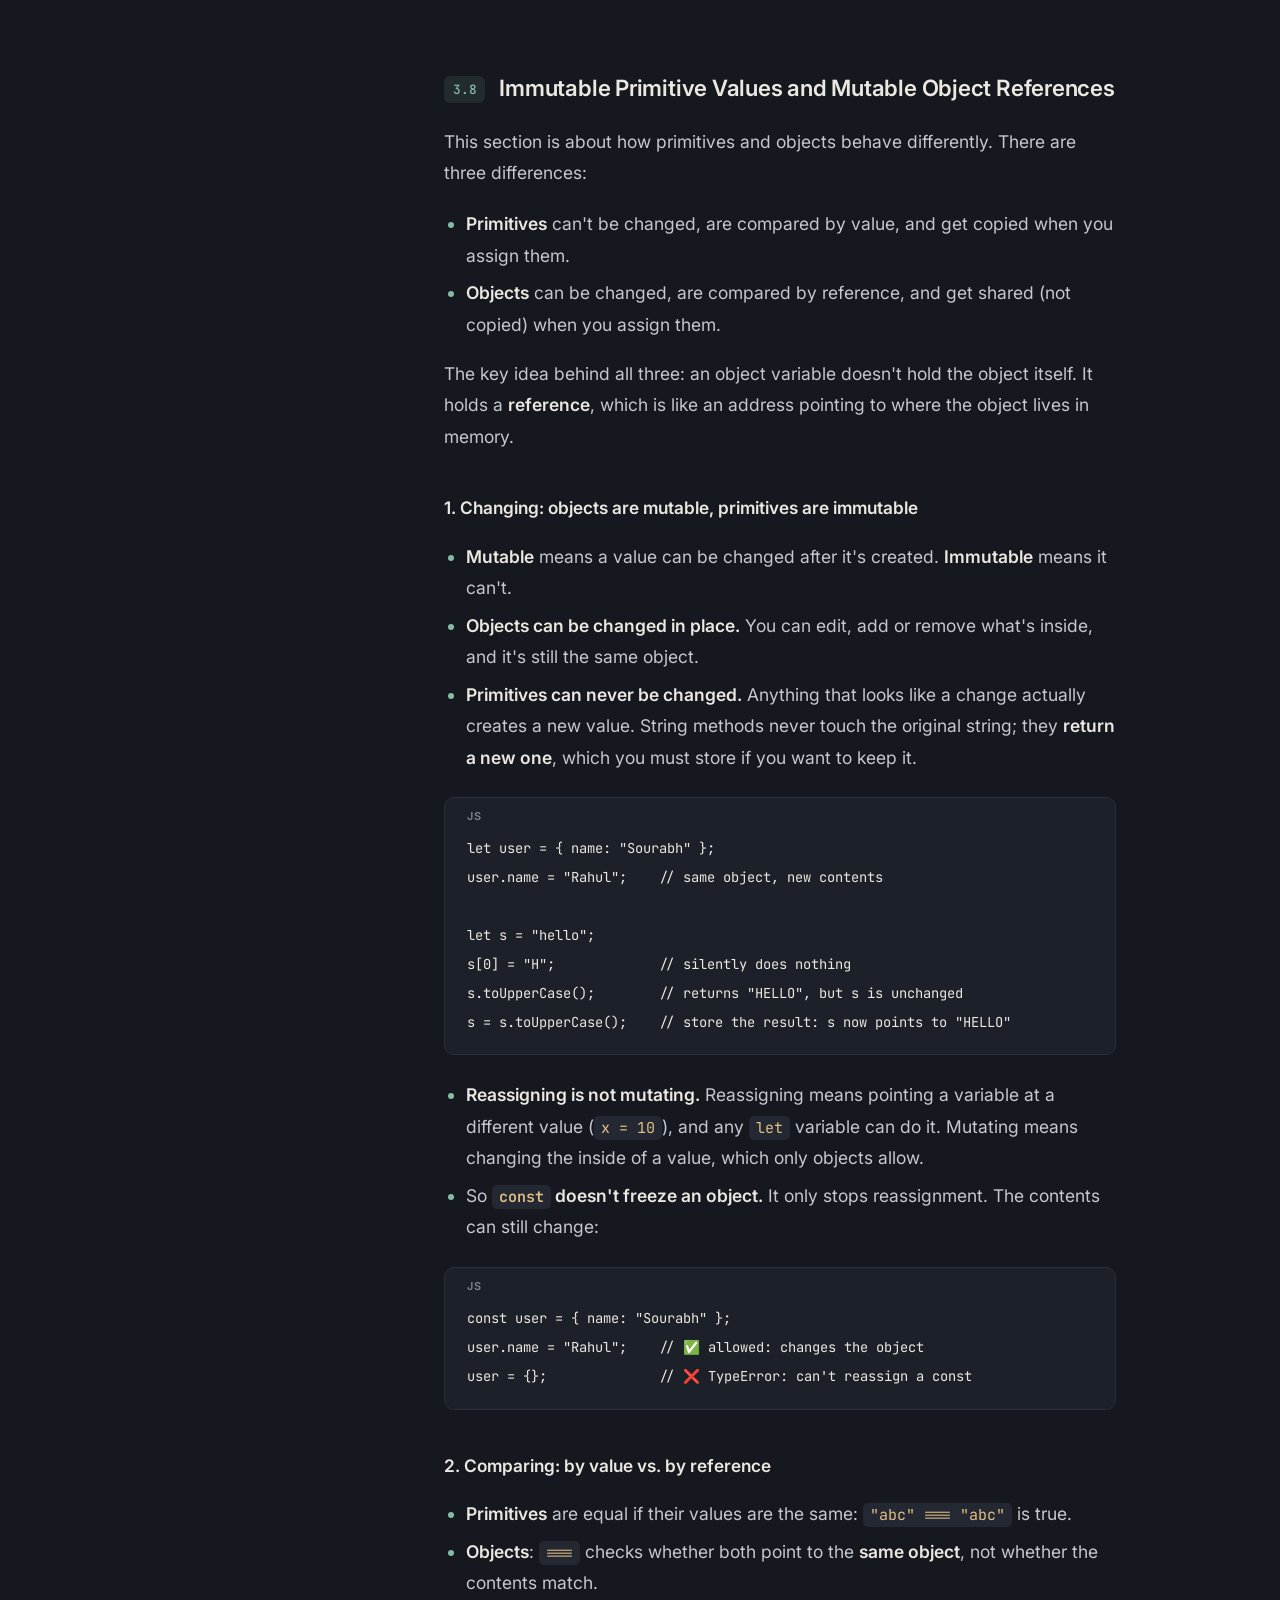
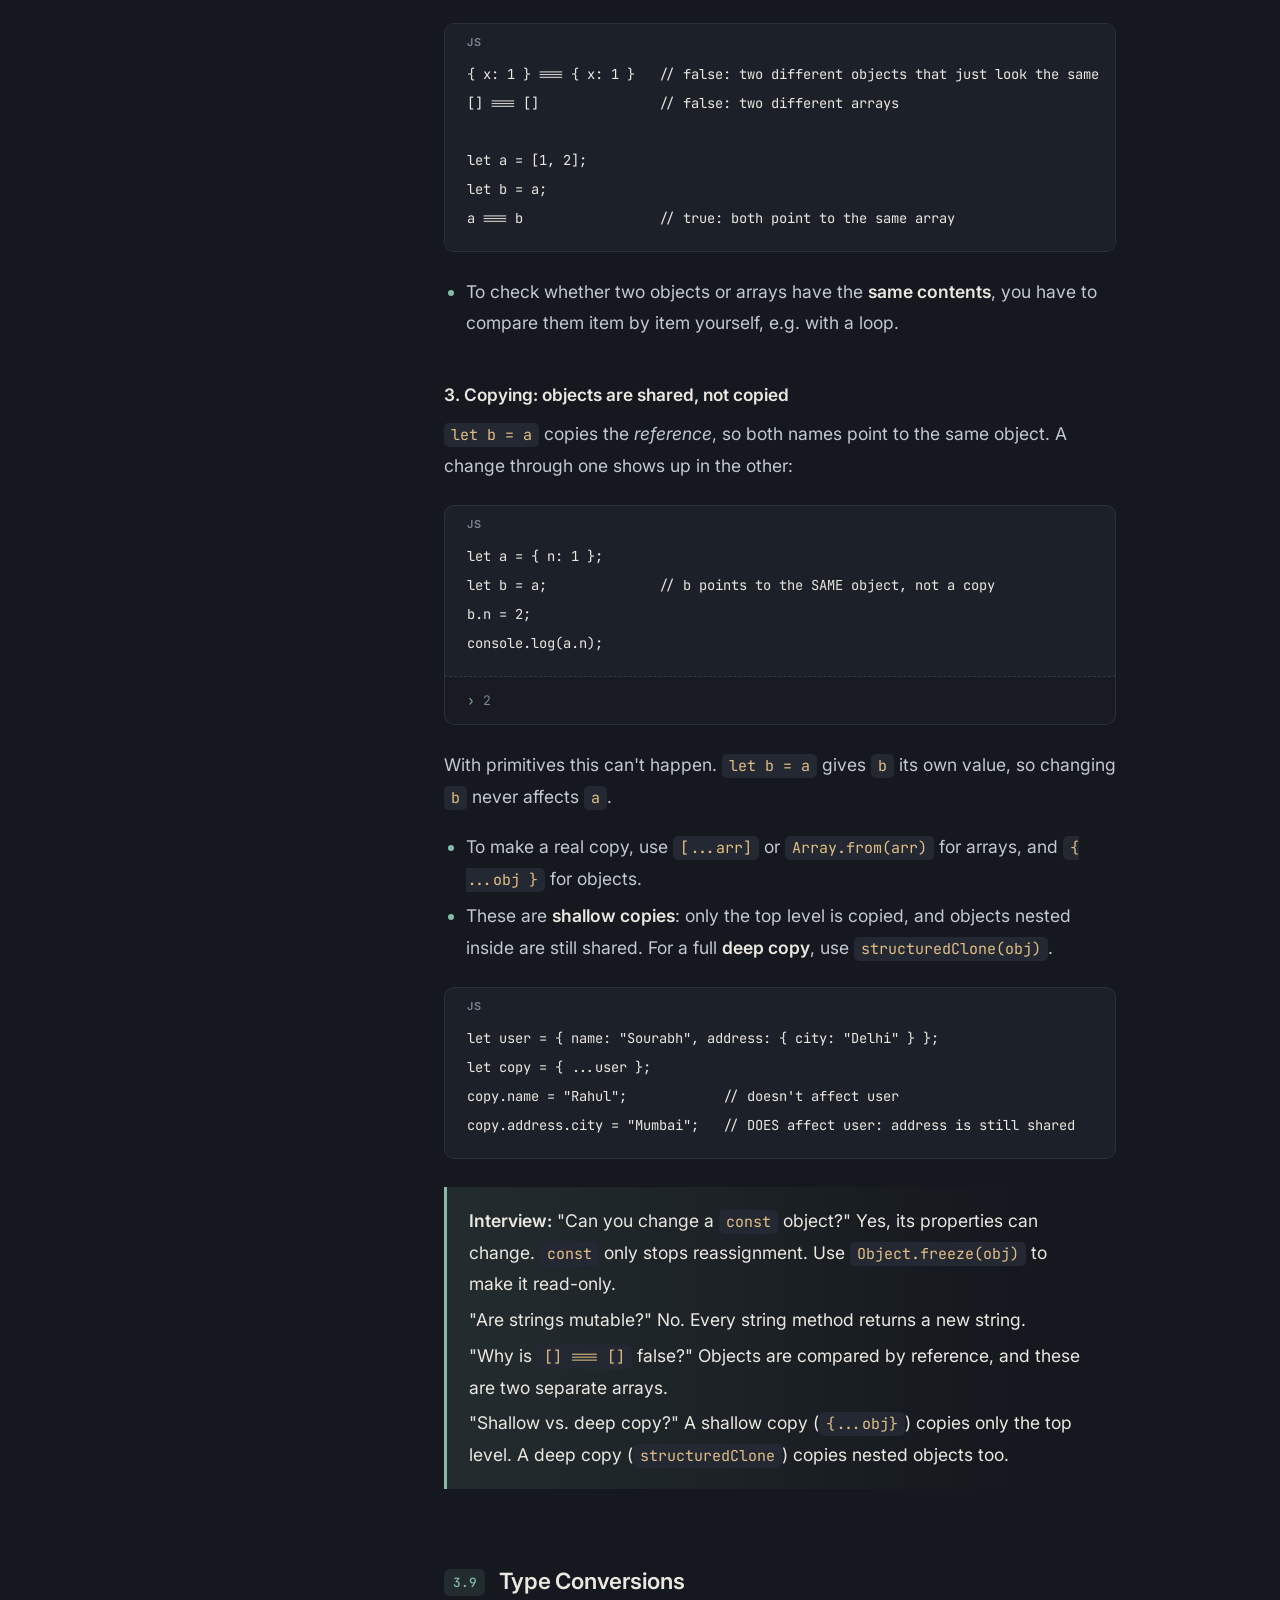
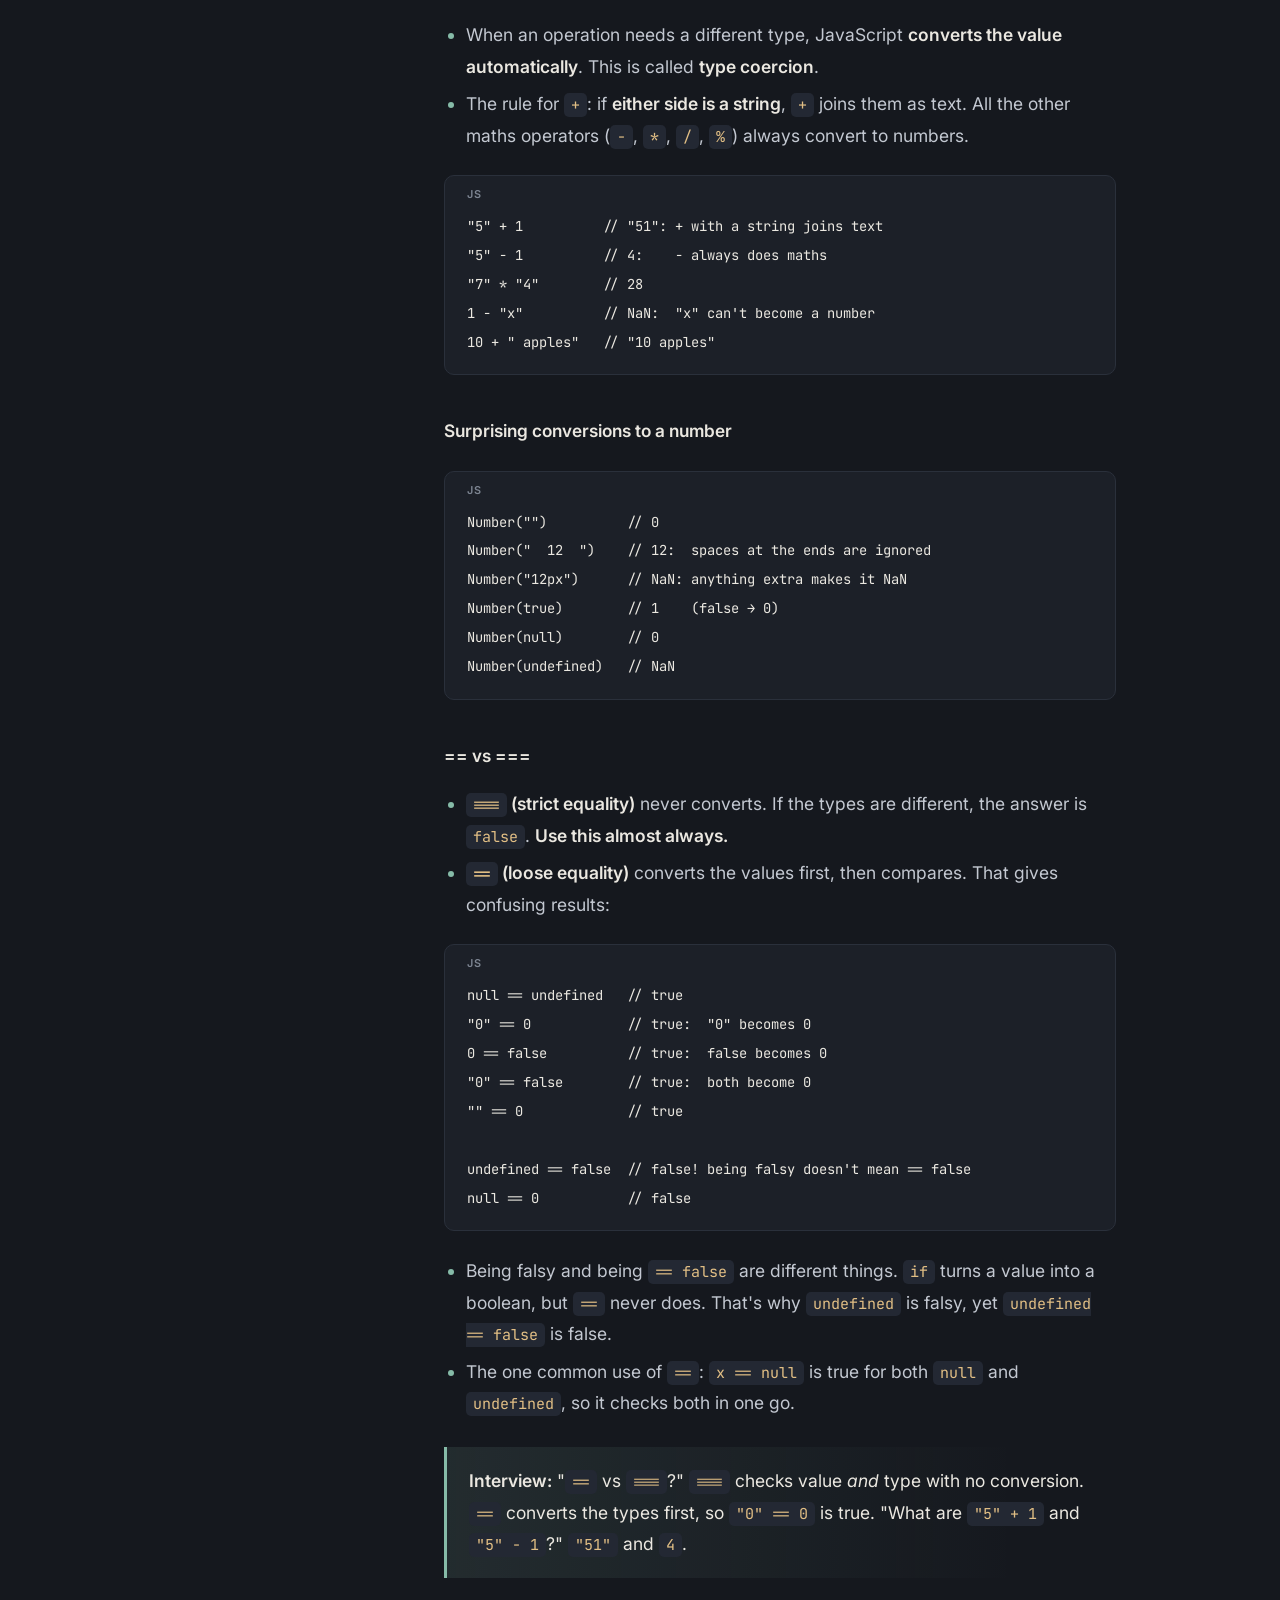
<file: chapters/03-types-values-variables.html>
<!DOCTYPE html>
<html lang="en">
<head>
  <meta charset="UTF-8">
  <meta name="viewport" content="width=device-width, initial-scale=1.0">
  <title>Types, Values, and Variables</title>
  <link rel="stylesheet" href="../style.css">
</head>
<body>
<main>

  <a class="back" href="../index.html">← All notes</a>

  <header>
    <span class="eyebrow">Chapter 03</span>
    <h1>Types, Values, and Variables</h1>
  </header>

  <ul>
    <li>A <strong>value</strong> is any piece of data your program works with, like <code>42</code>, <code>"hello"</code> or <code>true</code>.</li>
    <li>A <strong>type</strong> is the <em>kind</em> of value: a number, a piece of text (a <strong>string</strong>), true/false (a <strong>boolean</strong>), and so on.</li>
    <li>The type decides what you can do with a value. You do maths with numbers; you change text to uppercase or split it into words.</li>
  </ul>


  <h2><span class="num">3.1</span> Overview and Definitions</h2>

  <p>Every JavaScript type belongs to one of two groups:</p>

  <h3>1. Primitive types: simple, single values</h3>
  <ul>
    <li><strong>number</strong>: <code>42</code>, <code>3.14</code></li>
    <li><strong>string</strong>: text, like <code>"hello"</code></li>
    <li><strong>boolean</strong>: <code>true</code> or <code>false</code></li>
    <li><strong>null</strong>: means "empty on purpose"</li>
    <li><strong>undefined</strong>: means "no value has been given yet"</li>
    <li><strong>symbol</strong>: a unique ID value (rarely used)</li>
    <li><strong>bigint</strong>: whole numbers too big for a normal number</li>
  </ul>

  <h3>2. Object types: everything else</h3>
  <ul>
    <li>Plain objects <code>{ name: "Sourabh" }</code>, arrays <code>[1, 2, 3]</code>, functions, dates and so on.</li>
    <li>An object isn't a single value; it's a <strong>collection of values grouped together</strong>.</li>
    <li>Each item inside an object is a <strong>property</strong>, which is a <strong>name + value</strong> pair. The value can be a primitive or another object. In <code>{ name: "Sourabh", age: 25 }</code>, <code>name</code> and <code>age</code> are property names.</li>
    <li><strong>Plain object</strong>: you get values out by <strong>name</strong> (<code>user.name</code>), not by position.</li>
    <li><strong>Array</strong>: a special kind of object that keeps values <strong>in order</strong>, and you get them out by <strong>number</strong> (<code>list[0]</code>, which starts counting from 0). It has its own <code>[ ]</code> syntax and some extra built-in behaviour.</li>
    <li><strong>Functions and classes are objects too</strong>, just special ones. (Details in Chapters 8 and 9.)</li>
  </ul>

  <p>The big practical difference between the two groups: <strong>primitives can't be changed, objects can</strong>. They also behave differently when you compare or copy them. All of that is in 3.8.</p>

  <div class="note">
    <p><strong>Interview:</strong> "How many primitive types does JavaScript have?" Seven: number, string, boolean, null, undefined, symbol and bigint. Anything else is an object.</p>
  </div>

  <h3>Garbage collection: memory is cleaned up for you</h3>
  <ul>
    <li>Every value your program creates takes up some memory.</li>
    <li><strong>Garbage collection</strong> means JavaScript frees that memory <strong>automatically</strong> once a value can't be reached anymore, meaning no variable or object points to it.</li>
    <li>So you never free memory yourself, unlike in languages such as C.</li>
  </ul>

  <h3>Methods work on every value except null and undefined</h3>
  <ul>
    <li>A <strong>method</strong> is a function that belongs to a value. You call it with a dot: <code>value.method()</code>.</li>
    <li>Strictly speaking, only objects have methods. But strings, numbers and booleans <strong>act as if they have methods too</strong>.</li>
    <li>How? JavaScript quietly wraps the primitive in a <strong>temporary object</strong> (a <code>String</code>, <code>Number</code> or <code>Boolean</code>), runs the method on that object, then throws the wrapper away. This is called <strong>autoboxing</strong>.</li>
  </ul>

  <pre><code>"hello".toUpperCase()   // "HELLO"   (string)
(3.14159).toFixed(2)    // "3.14"    (number)
true.toString()         // "true"    (boolean)
[1, 2, 3].join("-")     // "1-2-3"   (array, already an object)</code></pre>

  <ul>
    <li><code>null</code> and <code>undefined</code> are the <strong>only values with no wrapper and no methods</strong>. They mean "no value", so there's nothing to call a method on.</li>
    <li>Putting a dot after them crashes with a <strong>TypeError</strong>. This is one of the most common errors in real code:</li>
  </ul>

  <pre><code>let user;               // undefined: no value given yet
user.name;</code></pre>
  <div class="output">TypeError: Cannot read properties of undefined (reading 'name')</div>

  <p>It usually means a variable you expected to hold an object is still empty. The safe way is optional chaining, <code>user?.name</code>, which gives <code>undefined</code> instead of crashing (more in Chapter 4).</p>

  <div class="note">
    <p><strong>Interview:</strong> "If strings are primitives, how does <code>"abc".toUpperCase()</code> work?" Autoboxing: JavaScript wraps the string in a temporary <code>String</code> object just for that call.</p>
  </div>


  <h2><span class="num">3.2</span> Numbers</h2>

  <ul>
    <li>JavaScript has <strong>only one number type</strong> for both whole numbers and decimals. There's no separate "int" and "float" like in Java or C.</li>
    <li>Whole numbers are exact only up to <strong>2<sup>53</sup> − 1</strong> (about 9 quadrillion), saved as <code>Number.MAX_SAFE_INTEGER</code>. Past that, the last digits can come out wrong: <code>2 ** 53 + 1 === 2 ** 53</code> is <code>true</code>. For bigger numbers, use BigInt (below).</li>
    <li>You can write <code>1_000_000</code> instead of <code>1000000</code>. The underscores are only there to make it easier to read.</li>
    <li>Useful <code>Math</code> functions: <code>round</code>, <code>floor</code> (rounds down), <code>ceil</code> (rounds up), <code>trunc</code> (just cuts off the decimals), <code>max</code>, <code>min</code>, <code>abs</code> and <code>random</code> (a number from 0 up to, but not including, 1).</li>
    <li><code>floor</code> and <code>trunc</code> only differ for negative numbers: <code>Math.floor(-3.5)</code> is <code>-4</code>, but <code>Math.trunc(-3.5)</code> is <code>-3</code>.</li>
  </ul>

  <h3>Maths never throws an error: Infinity and NaN</h3>
  <ul>
    <li>Dividing by zero is <strong>not an error</strong>. <code>1/0</code> gives <code>Infinity</code> and <code>-1/0</code> gives <code>-Infinity</code>.</li>
    <li>Maths that makes no sense gives <strong><code>NaN</code></strong> ("Not a Number"). For example: <code>0/0</code>, <code>"abc" * 2</code> or <code>Math.sqrt(-1)</code>.</li>
    <li>Trap: <code>typeof NaN</code> is <code>"number"</code>. NaN is a special value <em>of</em> the number type.</li>
    <li><strong>NaN is not equal to anything, not even itself.</strong> So <code>x === NaN</code> is always false. Use <code>Number.isNaN(x)</code> to check.</li>
  </ul>

  <pre><code>NaN === NaN            // false
Number.isNaN(NaN)      // true
isNaN("abc")           // true:  the old global isNaN turns "abc" into a number first (NaN)
Number.isNaN("abc")    // false: "abc" is a string, not NaN</code></pre>

  <div class="note">
    <p><strong>Interview:</strong> "What is <code>typeof NaN</code>?" <code>"number"</code>. "How do you check for NaN?" <code>Number.isNaN(x)</code>. <code>x === NaN</code> never works, because NaN never equals itself.</p>
  </div>

  <h3>0.1 + 0.2 is not 0.3</h3>
  <ul>
    <li>Numbers are stored in <strong>binary</strong> (base 2). Fractions like 1/2 or 1/4 fit exactly, but <strong>0.1 can't be stored exactly</strong>, just like 1/3 can't be written exactly in decimal (0.333…). So a tiny error creeps in.</li>
  </ul>

  <pre><code>0.1 + 0.2            // 0.30000000000000004
0.1 + 0.2 === 0.3    // false</code></pre>

  <ul>
    <li>This is <strong>not a JavaScript bug</strong>. Python, Java, C and most other languages store decimals the same way.</li>
    <li>Fixes:
      <ul>
        <li>For money, work in <strong>whole numbers</strong> (paise, not rupees).</li>
        <li>To compare, check that the numbers are <em>close enough</em>: <code>Math.abs(a - b) &lt; Number.EPSILON</code>.</li>
        <li>For display, round with <code>(0.1 + 0.2).toFixed(2)</code>, which gives <code>"0.30"</code>.</li>
      </ul>
    </li>
  </ul>

  <div class="note">
    <p><strong>Interview:</strong> "Why is <code>0.1 + 0.2 !== 0.3</code>?" 0.1 and 0.2 can't be stored exactly in binary, so the sum is off by a tiny amount. It happens in most languages, not just JavaScript.</p>
  </div>

  <h3>BigInt: whole numbers of any size</h3>
  <ul>
    <li>A separate primitive type for whole numbers bigger than the safe limit. Write it with an <code>n</code> at the end (<code>123n</code>) or use <code>BigInt("123")</code>.</li>
    <li><strong>You can't mix BigInt and normal numbers in maths.</strong> <code>1n + 1</code> throws a TypeError. Convert one side first: <code>1n + BigInt(1)</code>.</li>
    <li>Division drops the decimals: <code>7n / 2n</code> is <code>3n</code>.</li>
    <li>Comparing across the two types works: <code>1 &lt; 2n</code> is true. <code>0 == 0n</code> is also true, but <code>0 === 0n</code> is false, because <code>===</code> also checks that the types match.</li>
  </ul>

  <h3>Dates</h3>
  <ul>
    <li>Covered in Chapter 11. For now, just know that <code>Date.now()</code> gives the current time as a <strong>timestamp</strong>: the number of milliseconds since 1 January 1970.</li>
  </ul>


  <h2><span class="num">3.3</span> Text</h2>

  <ul>
    <li>A <strong>string</strong> is a piece of text. It's <strong>immutable</strong> (see 3.8) and counted from 0: <code>s[0]</code> is the first character, and <code>s.length</code> is the length.</li>
    <li>There's no separate "character" type. A single character is just a string of length 1.</li>
    <li>You can use <code>'single'</code>, <code>"double"</code> or <code>`backtick`</code> quotes. Only backticks allow a string to span several lines and to contain <code>${…}</code> (see below).</li>
    <li>Useful escape codes: <code>\n</code> for a new line, <code>\'</code> for a quote inside a quoted string, and <code>\\</code> for a backslash.</li>
  </ul>

  <h3>Common string methods</h3>
  <pre><code>let s = "Hello, world";

s.slice(0, 5)          // "Hello"  (the end position isn't included)
s.slice(-5)            // "world"  (negative counts from the end)
s.split(", ")          // ["Hello", "world"]
s.indexOf("o")         // 4  (-1 if not found)
s.includes("world")    // true
s.startsWith("Hell")   // true
s.replace("l", "L")    // "HeLlo, world": only the FIRST match
s.toUpperCase()        // "HELLO, WORLD"
"  hi  ".trim()        // "hi"
"5".padStart(3, "0")   // "005"
"ab".repeat(3)         // "ababab"</code></pre>

  <ul>
    <li>None of these change <code>s</code>. They all <strong>return a new string</strong>, because strings are immutable.</li>
    <li><code>replace</code> only changes the first match. Use <code>replaceAll</code> to change every match.</li>
    <li><code>substring</code> works like <code>slice</code>, but treats negative numbers as 0. Stick with <code>slice</code>.</li>
    <li>Comparing strings with <code>&lt;</code> or <code>&gt;</code> goes character by character using character codes, and <strong>all capital letters come before all small letters</strong>. So <code>"Zebra" &lt; "apple"</code> is true.</li>
  </ul>

  <h3>Template literals (backtick strings)</h3>
  <pre><code>let name = "Sourabh";
`Hi ${name}, 2 + 3 = ${2 + 3}`</code></pre>
  <div class="output">"Hi Sourabh, 2 + 3 = 5"</div>
  <ul>
    <li>Any expression can go inside <code>${ }</code>. Its result is turned into a string and dropped in. This is cleaner than joining strings with <code>+</code>.</li>
    <li>They can span several lines without needing <code>\n</code>.</li>
    <li><strong>Tagged templates</strong>: if you put a function name right before the backtick (<code>fn`text`</code>), that function gets the text pieces and the values and builds the result. Libraries use this, e.g. for safely building HTML or SQL. Details in Chapter 14.</li>
  </ul>

  <h3>Trap: <code>length</code> doesn't always count characters</h3>
  <ul>
    <li>JavaScript stores text in <strong>UTF-16</strong>, a format that keeps text in 16-bit pieces. Most characters take one piece, but <strong>emoji and some rare characters take two</strong>.</li>
    <li><code>length</code> counts the pieces, not the characters you see.</li>
  </ul>

  <pre><code>"😀".length          // 2
[..."😀"].length     // 1: spreading (...) splits by real characters
for (let ch of "hi😀") console.log(ch);   // h, i, 😀 (for...of also goes by real characters)</code></pre>

  <p>Pattern matching (regular expressions, <code>/pattern/</code>) is skipped here. It's covered properly in Chapter 11.</p>

  <div class="note">
    <p><strong>Interview:</strong> "Why is <code>"😀".length</code> 2?" Strings are stored as 16-bit pieces, and an emoji needs two. Use <code>[...str].length</code> to count real characters. "What's the difference between <code>slice</code> and <code>substring</code>?" Only <code>slice</code> accepts negative numbers.</p>
  </div>


  <h2><span class="num">3.4</span> Boolean Values</h2>

  <ul>
    <li>A boolean is either <code>true</code> or <code>false</code>. You usually get one from a comparison like <code>a === 4</code>.</li>
  </ul>

  <h3>Truthy and falsy</h3>
  <ul>
    <li>When JavaScript needs a true/false answer (in <code>if</code>, <code>while</code>, <code>&amp;&amp;</code>, <code>||</code> or <code>!</code>), it converts <strong>any</strong> value into a boolean.</li>
    <li>These <strong>8 values are falsy</strong>, meaning they act like <code>false</code>: <code>false</code>, <code>0</code>, <code>-0</code>, <code>0n</code>, <code>NaN</code>, <code>""</code> (empty string), <code>null</code> and <code>undefined</code>.</li>
    <li><strong>Everything else is truthy</strong>, meaning it acts like <code>true</code>. That includes some values that look "empty" or "false":</li>
  </ul>

  <pre><code>if ([])      // runs: an empty array is truthy
if ({})      // runs: an empty object is truthy
if ("0")     // runs: a non-empty string
if ("false") // runs: a non-empty string
if (" ")     // runs: a space is still a character</code></pre>

  <h3>Trap: <code>if (x)</code> also skips 0 and ""</h3>
  <p>A shortcut like <code>if (x)</code> skips <em>every</em> falsy value, not just null and undefined. That's a bug when 0 or "" is a real value in your program:</p>

  <pre><code>let count = 0;
if (count) { … }               // doesn't run, even though 0 is a real count
if (count !== undefined) { … } // runs: checks only what you meant</code></pre>

  <ul>
    <li><code>&amp;&amp;</code> (AND), <code>||</code> (OR) and <code>!</code> (NOT) work with any values, not just booleans. <code>!!x</code> is a quick way to turn any value into <code>true</code> or <code>false</code>. Full details in Chapter 4.</li>
  </ul>

  <div class="note">
    <p><strong>Interview:</strong> "What are the falsy values?" <code>false</code>, <code>0</code>, <code>-0</code>, <code>0n</code>, <code>NaN</code>, <code>""</code>, <code>null</code> and <code>undefined</code>. "Is <code>[]</code> truthy?" Yes. Every object is truthy, even an empty one.</p>
  </div>


  <h2><span class="num">3.5</span> null and undefined</h2>

  <ul>
    <li>Both mean "no value", but they're used differently:
      <ul>
        <li><strong><code>null</code></strong> means "empty on purpose". <em>You</em> set it, to say "there's nothing here".</li>
        <li><strong><code>undefined</code></strong> means "nothing has been set yet". <em>JavaScript</em> gives it to you automatically.</li>
      </ul>
    </li>
    <li>You get <code>undefined</code> when:
      <ul>
        <li>a variable was declared without a value: <code>let x;</code></li>
        <li>you read an object property that doesn't exist: <code>user.phone</code></li>
        <li>a function doesn't <code>return</code> anything</li>
        <li>you call a function without passing one of its parameters</li>
      </ul>
    </li>
    <li><strong><code>typeof null</code> is <code>"object"</code>.</strong> This is a bug from the very first version of JavaScript. It was never fixed because fixing it would break old websites. <code>typeof undefined</code> is <code>"undefined"</code>.</li>
    <li><code>null == undefined</code> is <strong>true</strong>, but <code>null === undefined</code> is <strong>false</strong>.</li>
    <li>Both are falsy, and both throw a TypeError if you use a dot on them (see 3.1).</li>
    <li>When you want to say "no value" yourself, use <code>null</code>. Leave <code>undefined</code> for JavaScript.</li>
  </ul>

  <div class="note">
    <p><strong>Interview:</strong> "What's the difference between null and undefined?" <code>undefined</code> means a value was never set, and JavaScript gives it automatically. <code>null</code> is set by you, on purpose, to mean "empty". Expect the follow-up "what is <code>typeof null</code>?" It's <code>"object"</code>, an old bug.</p>
  </div>


  <h2><span class="num">3.6</span> Symbols</h2>

  <ul>
    <li>A <strong>Symbol</strong> is a primitive used as a <strong>property name that can never clash</strong> with any other property name.</li>
    <li>Every call to <code>Symbol()</code> gives a brand-new, unique value, even with the same description:</li>
  </ul>

  <pre><code>let id = Symbol("id");
Symbol("id") === Symbol("id")   // false: every symbol is unique

let user = { name: "Sourabh" };
user[id] = 101;                  // a property no other code can overwrite by accident</code></pre>

  <ul>
    <li>Why they exist: JavaScript uses built-in symbols like <code>Symbol.iterator</code> to add new features to objects without breaking old code that might already use a normal property name like <code>"iterator"</code> (Chapter 12).</li>
    <li><code>Symbol.for("key")</code> is the exception. It returns the <strong>same</strong> symbol every time for the same key, so different parts of a program can share one symbol.</li>
    <li>Symbols are rare in everyday code. Just know what they are and why they exist.</li>
  </ul>


  <h2><span class="num">3.7</span> The Global Object</h2>

  <ul>
    <li>The <strong>global object</strong> is a built-in object whose properties are all the things you can use anywhere without importing them: <code>undefined</code>, <code>NaN</code>, <code>Infinity</code>, <code>parseInt()</code>, <code>Math</code>, <code>JSON</code>, <code>Date</code> and so on.</li>
    <li>Its name depends on where your code runs: <code>window</code> in browsers and <code>global</code> in Node. <strong><code>globalThis</code> works everywhere</strong>, so prefer it.</li>
    <li>A top-level <code>var</code> becomes a property of this object, but <code>let</code> and <code>const</code> don't (see 3.10).</li>
  </ul>


  <h2><span class="num">3.8</span> Immutable Primitive Values and Mutable Object References</h2>

  <p>This section is about how primitives and objects behave differently. There are three differences:</p>

  <ul>
    <li><strong>Primitives</strong> can't be changed, are compared by value, and get copied when you assign them.</li>
    <li><strong>Objects</strong> can be changed, are compared by reference, and get shared (not copied) when you assign them.</li>
  </ul>

  <p>The key idea behind all three: an object variable doesn't hold the object itself. It holds a <strong>reference</strong>, which is like an address pointing to where the object lives in memory.</p>

  <h3>1. Changing: objects are mutable, primitives are immutable</h3>
  <ul>
    <li><strong>Mutable</strong> means a value can be changed after it's created. <strong>Immutable</strong> means it can't.</li>
    <li><strong>Objects can be changed in place.</strong> You can edit, add or remove what's inside, and it's still the same object.</li>
    <li><strong>Primitives can never be changed.</strong> Anything that looks like a change actually creates a new value. String methods never touch the original string; they <strong>return a new one</strong>, which you must store if you want to keep it.</li>
  </ul>

  <pre><code>let user = { name: "Sourabh" };
user.name = "Rahul";    // same object, new contents

let s = "hello";
s[0] = "H";             // silently does nothing
s.toUpperCase();        // returns "HELLO", but s is unchanged
s = s.toUpperCase();    // store the result: s now points to "HELLO"</code></pre>

  <ul>
    <li><strong>Reassigning is not mutating.</strong> Reassigning means pointing a variable at a different value (<code>x = 10</code>), and any <code>let</code> variable can do it. Mutating means changing the inside of a value, which only objects allow.</li>
    <li>So <strong><code>const</code> doesn't freeze an object.</strong> It only stops reassignment. The contents can still change:</li>
  </ul>

  <pre><code>const user = { name: "Sourabh" };
user.name = "Rahul";    // ✅ allowed: changes the object
user = {};              // ❌ TypeError: can't reassign a const</code></pre>

  <h3>2. Comparing: by value vs. by reference</h3>
  <ul>
    <li><strong>Primitives</strong> are equal if their values are the same: <code>"abc" === "abc"</code> is true.</li>
    <li><strong>Objects</strong>: <code>===</code> checks whether both point to the <strong>same object</strong>, not whether the contents match.</li>
  </ul>

  <pre><code>{ x: 1 } === { x: 1 }   // false: two different objects that just look the same
[] === []               // false: two different arrays

let a = [1, 2];
let b = a;
a === b                 // true: both point to the same array</code></pre>

  <ul>
    <li>To check whether two objects or arrays have the <strong>same contents</strong>, you have to compare them item by item yourself, e.g. with a loop.</li>
  </ul>

  <h3>3. Copying: objects are shared, not copied</h3>
  <p><code>let b = a</code> copies the <em>reference</em>, so both names point to the same object. A change through one shows up in the other:</p>

  <pre><code>let a = { n: 1 };
let b = a;              // b points to the SAME object, not a copy
b.n = 2;
console.log(a.n);</code></pre>
  <div class="output">2</div>

  <p>With primitives this can't happen. <code>let b = a</code> gives <code>b</code> its own value, so changing <code>b</code> never affects <code>a</code>.</p>

  <ul>
    <li>To make a real copy, use <code>[...arr]</code> or <code>Array.from(arr)</code> for arrays, and <code>{ ...obj }</code> for objects.</li>
    <li>These are <strong>shallow copies</strong>: only the top level is copied, and objects nested inside are still shared. For a full <strong>deep copy</strong>, use <code>structuredClone(obj)</code>.</li>
  </ul>

  <pre><code>let user = { name: "Sourabh", address: { city: "Delhi" } };
let copy = { ...user };
copy.name = "Rahul";            // doesn't affect user
copy.address.city = "Mumbai";   // DOES affect user: address is still shared</code></pre>

  <div class="note">
    <p><strong>Interview:</strong> "Can you change a <code>const</code> object?" Yes, its properties can change. <code>const</code> only stops reassignment. Use <code>Object.freeze(obj)</code> to make it read-only.</p>
    <p>"Are strings mutable?" No. Every string method returns a new string.</p>
    <p>"Why is <code>[] === []</code> false?" Objects are compared by reference, and these are two separate arrays.</p>
    <p>"Shallow vs. deep copy?" A shallow copy (<code>{...obj}</code>) copies only the top level. A deep copy (<code>structuredClone</code>) copies nested objects too.</p>
  </div>


  <h2><span class="num">3.9</span> Type Conversions</h2>

  <ul>
    <li>When an operation needs a different type, JavaScript <strong>converts the value automatically</strong>. This is called <strong>type coercion</strong>.</li>
    <li>The rule for <code>+</code>: if <strong>either side is a string</strong>, <code>+</code> joins them as text. All the other maths operators (<code>-</code>, <code>*</code>, <code>/</code>, <code>%</code>) always convert to numbers.</li>
  </ul>

  <pre><code>"5" + 1          // "51": + with a string joins text
"5" - 1          // 4:    - always does maths
"7" * "4"        // 28
1 - "x"          // NaN:  "x" can't become a number
10 + " apples"   // "10 apples"</code></pre>

  <h3>Surprising conversions to a number</h3>
  <pre><code>Number("")          // 0
Number("  12  ")    // 12:  spaces at the ends are ignored
Number("12px")      // NaN: anything extra makes it NaN
Number(true)        // 1    (false → 0)
Number(null)        // 0
Number(undefined)   // NaN</code></pre>

  <h3>== vs ===</h3>
  <ul>
    <li><strong><code>===</code> (strict equality)</strong> never converts. If the types are different, the answer is <code>false</code>. <strong>Use this almost always.</strong></li>
    <li><strong><code>==</code> (loose equality)</strong> converts the values first, then compares. That gives confusing results:</li>
  </ul>

  <pre><code>null == undefined   // true
"0" == 0            // true:  "0" becomes 0
0 == false          // true:  false becomes 0
"0" == false        // true:  both become 0
"" == 0             // true

undefined == false  // false! being falsy doesn't mean == false
null == 0           // false</code></pre>

  <ul>
    <li>Being falsy and being <code>== false</code> are different things. <code>if</code> turns a value into a boolean, but <code>==</code> never does. That's why <code>undefined</code> is falsy, yet <code>undefined == false</code> is false.</li>
    <li>The one common use of <code>==</code>: <code>x == null</code> is true for both <code>null</code> and <code>undefined</code>, so it checks both in one go.</li>
  </ul>

  <div class="note">
    <p><strong>Interview:</strong> "<code>==</code> vs <code>===</code>?" <code>===</code> checks value <em>and</em> type with no conversion. <code>==</code> converts the types first, so <code>"0" == 0</code> is true. "What are <code>"5" + 1</code> and <code>"5" - 1</code>?" <code>"51"</code> and <code>4</code>.</p>
  </div>

  <h3>Converting on purpose</h3>
  <ul>
    <li>Use <code>Number(x)</code>, <code>String(x)</code> and <code>Boolean(x)</code>. Short forms you'll see in code: <code>+x</code> (to number), <code>x + ""</code> (to string) and <code>!!x</code> (to boolean).</li>
    <li>Never use <code>new Number()</code>, <code>new String()</code> or <code>new Boolean()</code>. They create wrapper <strong>objects</strong>, not primitives: <code>typeof new Number(5)</code> is <code>"object"</code>, and <code>new Boolean(false)</code> is truthy because it's an object.</li>
    <li><strong><code>Number()</code> vs <code>parseInt()</code>/<code>parseFloat()</code>:</strong> <code>Number()</code> needs the <em>whole</em> string to be a number. <code>parseInt</code> and <code>parseFloat</code> read digits from the start and stop at the first character that doesn't fit.</li>
  </ul>

  <pre><code>Number("42px")          // NaN
parseInt("42px")        // 42
parseFloat("3.14 kg")   // 3.14
parseInt("3.99")        // 3:   whole numbers only, it just cuts the rest
parseInt("px42")        // NaN: it has to start with a number
parseInt("ff", 16)      // 255: the second argument is the base</code></pre>

  <ul>
    <li><code>n.toFixed(2)</code> rounds to 2 decimal places, but <strong>returns a string</strong>, not a number: <code>(3.456).toFixed(2)</code> is <code>"3.46"</code>.</li>
  </ul>

  <h3>Objects to primitives (simplified)</h3>
  <ul>
    <li>Every object is <strong>truthy</strong>. No conversion is needed for that.</li>
    <li>To turn an object into a string or number, JavaScript calls the object's own <code>valueOf()</code> or <code>toString()</code> method. For plain objects and arrays, it ends up using <code>toString()</code>:
      <ul>
        <li>A plain object becomes <code>"[object Object]"</code>.</li>
        <li>An array becomes its items joined by commas: <code>[1, 2]</code> becomes <code>"1,2"</code>, and <code>[]</code> becomes <code>""</code>.</li>
      </ul>
    </li>
    <li>That explains the weird puzzles:</li>
  </ul>

  <pre><code>[] + []          // "":  both become "" and get joined
[] + {}          // "[object Object]"
Number([])       // 0:   [] → "" → 0
`${{ a: 1 }}`    // "[object Object]": why printing an object in a string looks useless</code></pre>

  <ul>
    <li>Dates are the exception: <code>date1 &lt; date2</code> works, because dates turn into their timestamp numbers for comparisons.</li>
  </ul>


  <h2><span class="num">3.10</span> Variable Declaration and Assignment</h2>

  <h3>let and const</h3>
  <ul>
    <li><code>let</code> creates a variable you can reassign later. If you don't give it a value, it starts as <code>undefined</code>.</li>
    <li><code>const</code> creates a constant. You <strong>must</strong> give it a value straight away, and reassigning it throws a TypeError. (A <code>const</code> object's contents can still change; see 3.8.)</li>
    <li>A common habit: use <code>const</code> by default, and switch to <code>let</code> only when the value really needs to change.</li>
    <li><code>const</code> works in <code>for...of</code> loops, e.g. <code>for (const item of list)</code>, because each loop round gets a fresh constant. It doesn't work in a normal <code>for (let i = 0; …; i++)</code> loop, because <code>i++</code> reassigns.</li>
    <li>Variables have <strong>no fixed type</strong>. <code>let x = 10; x = "ten";</code> is allowed. (TypeScript adds types on top of JavaScript.)</li>
  </ul>

  <h3>Block scope</h3>
  <ul>
    <li><strong>Scope</strong> is the part of the code where a variable exists.</li>
    <li><code>let</code> and <code>const</code> are <strong>block scoped</strong>. They exist only inside the <code>{ }</code> they were declared in: an <code>if</code>, a loop, a function and so on.</li>
  </ul>

  <pre><code>if (true) {
  let msg = "hi";
}
console.log(msg);</code></pre>
  <div class="output">ReferenceError: msg is not defined</div>

  <ul>
    <li>Declaring the same name twice with <code>let</code> or <code>const</code> in the same scope is a SyntaxError. An inner block <em>can</em> declare a variable with the same name as an outer one. This is called <strong>shadowing</strong>. It's allowed, but confusing.</li>
    <li>A variable declared outside every block is <strong>global</strong> and can be used everywhere.</li>
  </ul>

  <h3>var: the old way, and why let replaced it</h3>
  <p>Before ES6 (2015), <code>var</code> was the only way to declare a variable. You'll still see it in old code, and interviewers love asking how it differs from <code>let</code>:</p>
  <ol>
    <li><strong>Function scope, not block scope.</strong> A <code>var</code> inside an <code>if</code> or a loop leaks out of that block. It's only contained by a function.</li>
    <li><strong>Hoisting.</strong> JavaScript quietly moves the <code>var</code> declaration to the top of the function. So you can use the variable <em>before</em> its line and get <code>undefined</code> instead of an error, which hides bugs.</li>
    <li><strong>Can be declared again.</strong> <code>var x = 1; var x = 2;</code> is allowed.</li>
    <li><strong>A top-level <code>var</code> becomes a property of the global object</strong> (<code>window.x</code>). This doesn't happen with <code>let</code> and <code>const</code>.</li>
  </ol>

  <pre><code>console.log(a);   // undefined: var is hoisted, no error
var a = 5;

console.log(b);   // ReferenceError: can't use it before this line
let b = 5;</code></pre>

  <ul>
    <li><code>let</code> and <code>const</code> are technically hoisted too, but you can't touch them until their line runs. The stretch of code before that line is called the <strong>Temporal Dead Zone (TDZ)</strong>. Using the variable there throws a ReferenceError.</li>
    <li>If you assign to a name you never declared (<code>x = 5</code> without <code>let</code>), JavaScript quietly creates a global variable. In <strong>strict mode</strong> (<code>"use strict"</code>, a safer mode of JavaScript), it throws an error instead.</li>
  </ul>

  <h3>Classic trap: var in a loop</h3>
  <pre><code>for (var i = 0; i &lt; 3; i++) {
  setTimeout(() =&gt; console.log(i));   // runs later, after the loop ends
}</code></pre>
  <div class="output">3 3 3</div>
  <p>With <code>var</code>, there's <strong>one shared <code>i</code></strong> for the whole loop. By the time the functions run, it's already 3. Change it to <code>let i</code> and each loop round gets <strong>its own <code>i</code></strong>, so it prints <code>0 1 2</code>.</p>

  <div class="note">
    <p><strong>Interview:</strong> "<code>var</code> vs <code>let</code> vs <code>const</code>?" <code>var</code> is function scoped, can be redeclared, and is hoisted as <code>undefined</code>. <code>let</code> and <code>const</code> are block scoped and can't be used before their line (the TDZ). <code>const</code> also can't be reassigned. "Are let and const hoisted?" Yes, but the TDZ stops you from using them early.</p>
  </div>

  <h3>Destructuring</h3>
  <p>Destructuring is a short way to <strong>unpack values from an array or object into separate variables</strong>.</p>

  <pre><code>// Arrays: by position
let [a, b] = [1, 2];              // a = 1, b = 2
[a, b] = [b, a];                  // swap: a = 2, b = 1
let [x, , z] = [1, 2, 3];         // an empty comma skips: x = 1, z = 3
let [first, ...rest] = [1, 2, 3]; // first = 1, rest = [2, 3]

// Objects: by property name (order doesn't matter)
let user = { name: "Sourabh", age: 25 };
let { name, age } = user;         // name = "Sourabh", age = 25
let { name: userName } = user;    // rename: userName = "Sourabh"
let { city = "Delhi" } = user;    // default value if the property is missing</code></pre>

  <ul>
    <li>Array destructuring goes by <strong>position</strong>. Object destructuring goes by <strong>property name</strong>.</li>
    <li>If a value is missing, the variable gets <code>undefined</code>, or the default if you gave one.</li>
    <li>It's handy in loops: <code>for (const [key, value] of Object.entries(user))</code> gives each property's name and value.</li>
    <li>Nested destructuring is possible, but quickly gets hard to read. Keep it simple.</li>
  </ul>

  <div class="note">
    <p><strong>Interview:</strong> "How do you swap two variables without a temporary variable?" <code>[a, b] = [b, a];</code></p>
  </div>


  <h2><span class="num">3.11</span> Summary</h2>
  <p>The book's summary is just a recap. Here's a quick revision list of what to remember for interviews instead:</p>
  <ul>
    <li><strong>7 primitives</strong>: number, string, boolean, null, undefined, symbol, bigint. Everything else is an object.</li>
    <li>Primitives get methods through <strong>autoboxing</strong>. A dot on <code>null</code> or <code>undefined</code> throws a <strong>TypeError</strong>.</li>
    <li><code>typeof NaN</code> is <code>"number"</code>. <code>NaN !== NaN</code>, so check with <code>Number.isNaN</code>.</li>
    <li><code>0.1 + 0.2 !== 0.3</code>, because of how binary stores decimals.</li>
    <li>Safe whole numbers stop at 2<sup>53</sup> − 1. Use BigInt beyond that, and don't mix BigInt with normal numbers.</li>
    <li><code>"😀".length</code> is 2. String methods return new strings.</li>
    <li>The <strong>8 falsy values</strong>: <code>false</code>, <code>0</code>, <code>-0</code>, <code>0n</code>, <code>NaN</code>, <code>""</code>, <code>null</code>, <code>undefined</code>. <code>[]</code> and <code>{}</code> are truthy.</li>
    <li><code>undefined</code> means never set; <code>null</code> means empty on purpose. <code>typeof null</code> is <code>"object"</code>.</li>
    <li>Objects are mutable, compared by reference and shared on assignment. <code>[] === []</code> is false. <code>const</code> objects can still change.</li>
    <li>Shallow copy: <code>{...obj}</code>. Deep copy: <code>structuredClone(obj)</code>.</li>
    <li><code>"5" + 1</code> is <code>"51"</code> and <code>"5" - 1</code> is <code>4</code>. Use <code>===</code>, not <code>==</code>.</li>
    <li><code>var</code> is function scoped and hoisted as <code>undefined</code>. <code>let</code>/<code>const</code> are block scoped and have a TDZ.</li>
    <li>The <code>var</code> loop trap prints <code>3 3 3</code>; with <code>let</code> it prints <code>0 1 2</code>.</li>
  </ul>


</main>
<script src="../sidebar.js"></script>
</body>
</html>
</file>
<file: style.css>
/* JavaScript Notes — calm dark theme */

@import url("https://fonts.googleapis.com/css2?family=Inter:wght@400;500;600;700&family=JetBrains+Mono:wght@400;500&display=swap");

:root {
  --bg: #15181e;          /* deep blue-grey */
  --surface: #1c2028;     /* cards, notes, code */
  --surface-2: #232833;
  --border: #2a303b;

  --text: #c3c8d1;        /* soft, not pure white */
  --heading: #ebe8e1;     /* warm off-white */
  --muted: #7d8592;

  --accent: #86bba8;      /* sage green — calm, good for focus */
  --accent-soft: rgba(134, 187, 168, 0.12);
  --warm: #e2bf85;        /* soft amber, used in code */
}

* { box-sizing: border-box; }

html { background: var(--bg); }

body {
  margin: 0;
  min-height: 100vh;
  color: var(--text);
  font-family: "Inter", -apple-system, "Segoe UI", Roboto, Ubuntu, sans-serif;
  font-size: 17.5px;
  line-height: 1.8;
  -webkit-font-smoothing: antialiased;
  /* faint glow at the top so the page isn't flat */
  background:
    radial-gradient(ellipse 900px 420px at 50% -120px, rgba(134, 187, 168, 0.10), transparent 70%),
    var(--bg);
}

::selection { background: rgba(134, 187, 168, 0.30); color: var(--heading); }

main {
  max-width: 720px;
  margin: 0 auto;
  padding: 72px 24px 140px;
}

a { color: var(--accent); text-decoration: none; transition: color 0.15s; }
a:hover { color: var(--heading); }

/* ---------- Page header ---------- */

.eyebrow {
  display: inline-block;
  font-size: 0.75rem;
  font-weight: 600;
  letter-spacing: 0.14em;
  text-transform: uppercase;
  color: var(--accent);
  margin-bottom: 14px;
}

h1 {
  font-size: 2.4rem;
  font-weight: 700;
  letter-spacing: -0.02em;
  line-height: 1.2;
  color: var(--heading);
  margin: 0;
}

.subtitle {
  color: var(--muted);
  font-size: 1rem;
  margin: 12px 0 0;
}

header {
  padding-bottom: 36px;
  margin-bottom: 24px;
  border-bottom: 1px solid var(--border);
}

/* ---------- Section headings ---------- */

h2 {
  display: flex;
  align-items: baseline;
  gap: 14px;
  font-size: 1.4rem;
  font-weight: 600;
  letter-spacing: -0.01em;
  color: var(--heading);
  margin: 72px 0 18px;
}

/* <h2><span class="num">1.1</span> Title</h2> */
h2 .num {
  flex-shrink: 0;
  font-family: "JetBrains Mono", monospace;
  font-size: 0.8rem;
  font-weight: 500;
  color: var(--accent);
  background: var(--accent-soft);
  padding: 2px 9px;
  border-radius: 6px;
  position: relative;
  top: -2px;
}

h3 {
  font-size: 1.08rem;
  font-weight: 600;
  color: var(--heading);
  margin: 40px 0 8px;
}

p { margin: 0 0 1.1em; }
strong { color: var(--heading); font-weight: 600; }

ul, ol { padding-left: 22px; }
li { margin: 6px 0; }
li::marker { color: var(--accent); }

/* ---------- Code ---------- */

code {
  font-family: "JetBrains Mono", Consolas, monospace;
  font-size: 0.86em;
  color: var(--warm);
  background: var(--surface-2);
  padding: 2px 7px;
  border-radius: 5px;
}

pre {
  position: relative;
  background: var(--surface);
  border: 1px solid var(--border);
  border-radius: 10px;
  padding: 36px 22px 18px;
  margin: 24px 0;
  overflow-x: auto;
  line-height: 1.65;
}

/* small "JS" label in the corner */
pre::before {
  content: "JS";
  position: absolute;
  top: 10px;
  left: 22px;
  font-family: "Inter", sans-serif;
  font-size: 0.68rem;
  font-weight: 600;
  letter-spacing: 0.12em;
  color: var(--muted);
}

pre code {
  background: none;
  padding: 0;
  font-size: 0.86rem;
  color: var(--heading);
}

/* code block followed by output: join them into one box */
pre:has(+ .output) {
  margin-bottom: 0;
  border-bottom: none;
  border-radius: 10px 10px 0 0;
}

/* What the code printed — put right after a <pre> */
.output {
  margin: 0 0 24px;
  padding: 12px 22px;
  background: #181b22;
  border: 1px solid var(--border);
  border-top: 1px dashed #343b47;
  border-radius: 0 0 10px 10px;
  font-family: "JetBrains Mono", monospace;
  font-size: 0.82rem;
  color: var(--muted);
}
.output::before { content: "› "; color: var(--accent); }

/* ---------- Note ---------- */

.note {
  background: linear-gradient(90deg, var(--accent-soft), transparent 85%);
  border-left: 3px solid var(--accent);
  border-radius: 0 10px 10px 0;
  padding: 14px 22px;
  margin: 28px 0;
}
.note p { margin: 0.25em 0; color: var(--heading); }

/* ---------- Index page ---------- */

.contents {
  list-style: none;
  padding: 0;
  margin: 40px 0 0;
  display: grid;
  gap: 12px;
}

.contents a {
  display: flex;
  align-items: center;
  gap: 20px;
  padding: 20px 24px;
  background: var(--surface);
  border: 1px solid var(--border);
  border-radius: 12px;
  color: var(--heading);
  font-weight: 500;
  transition: border-color 0.2s, background 0.2s;
}

.contents a:hover {
  border-color: rgba(134, 187, 168, 0.45);
  background: var(--surface-2);
  color: var(--heading);
}

.contents .ch {
  font-family: "JetBrains Mono", monospace;
  font-size: 1.3rem;
  color: var(--accent);
  min-width: 34px;
}

.contents small {
  display: block;
  color: var(--muted);
  font-weight: 400;
  font-size: 0.85rem;
  margin-top: 2px;
}

/* ---------- Sidebar (built by sidebar.js) ---------- */
/* Shown only on wide screens; on phones the "← All notes" link is used instead */

.sidebar { display: none; }

h2 { scroll-margin-top: 32px; }   /* small gap above a section when jumping to it */

@media (min-width: 1100px) {
  body.has-sidebar { padding-left: 280px; }
  body.has-sidebar .back { display: none; }

  .sidebar {
    display: block;
    position: fixed;
    top: 0;
    left: 0;
    bottom: 0;
    width: 280px;
    overflow-y: auto;
    padding: 48px 20px 48px 28px;
    background: rgba(0, 0, 0, 0.14);
    border-right: 1px solid var(--border);
    font-size: 0.88rem;
    line-height: 1.5;
  }

  .sidebar-home {
    display: block;
    font-size: 0.72rem;
    font-weight: 600;
    letter-spacing: 0.14em;
    text-transform: uppercase;
    color: var(--accent);
    margin-bottom: 28px;
  }

  .sidebar ol,
  .sidebar ul { list-style: none; margin: 0; padding: 0; }

  .sidebar li { margin: 0; }

  .sidebar ol > li > a {
    display: flex;
    gap: 10px;
    padding: 7px 10px;
    border-radius: 6px;
    color: var(--muted);
  }
  .sidebar ol > li > a:hover { color: var(--heading); background: var(--surface); }

  .sidebar .ch {
    font-family: "JetBrains Mono", monospace;
    font-size: 0.78rem;
    padding-top: 1px;
  }

  .sidebar li.current > a { color: var(--heading); background: var(--surface); }
  .sidebar li.current .ch { color: var(--accent); }

  /* sections of the current chapter */
  .sidebar .sections {
    margin: 6px 0 10px 20px;
    padding-left: 12px;
    border-left: 1px solid var(--border);
  }
  .sidebar .sections a {
    display: flex;
    gap: 8px;
    padding: 4px 8px;
    font-size: 0.82rem;
    color: var(--muted);
  }
  .sidebar .sections a:hover { color: var(--accent); }
  .sidebar .sections span { color: var(--accent); opacity: 0.7; font-family: "JetBrains Mono", monospace; font-size: 0.75rem; padding-top: 2px; }
}

/* ---------- Back link ---------- */

.back {
  display: inline-block;
  font-size: 0.85rem;
  color: var(--muted);
  margin-bottom: 40px;
}
.back:hover { color: var(--accent); }
</file>
